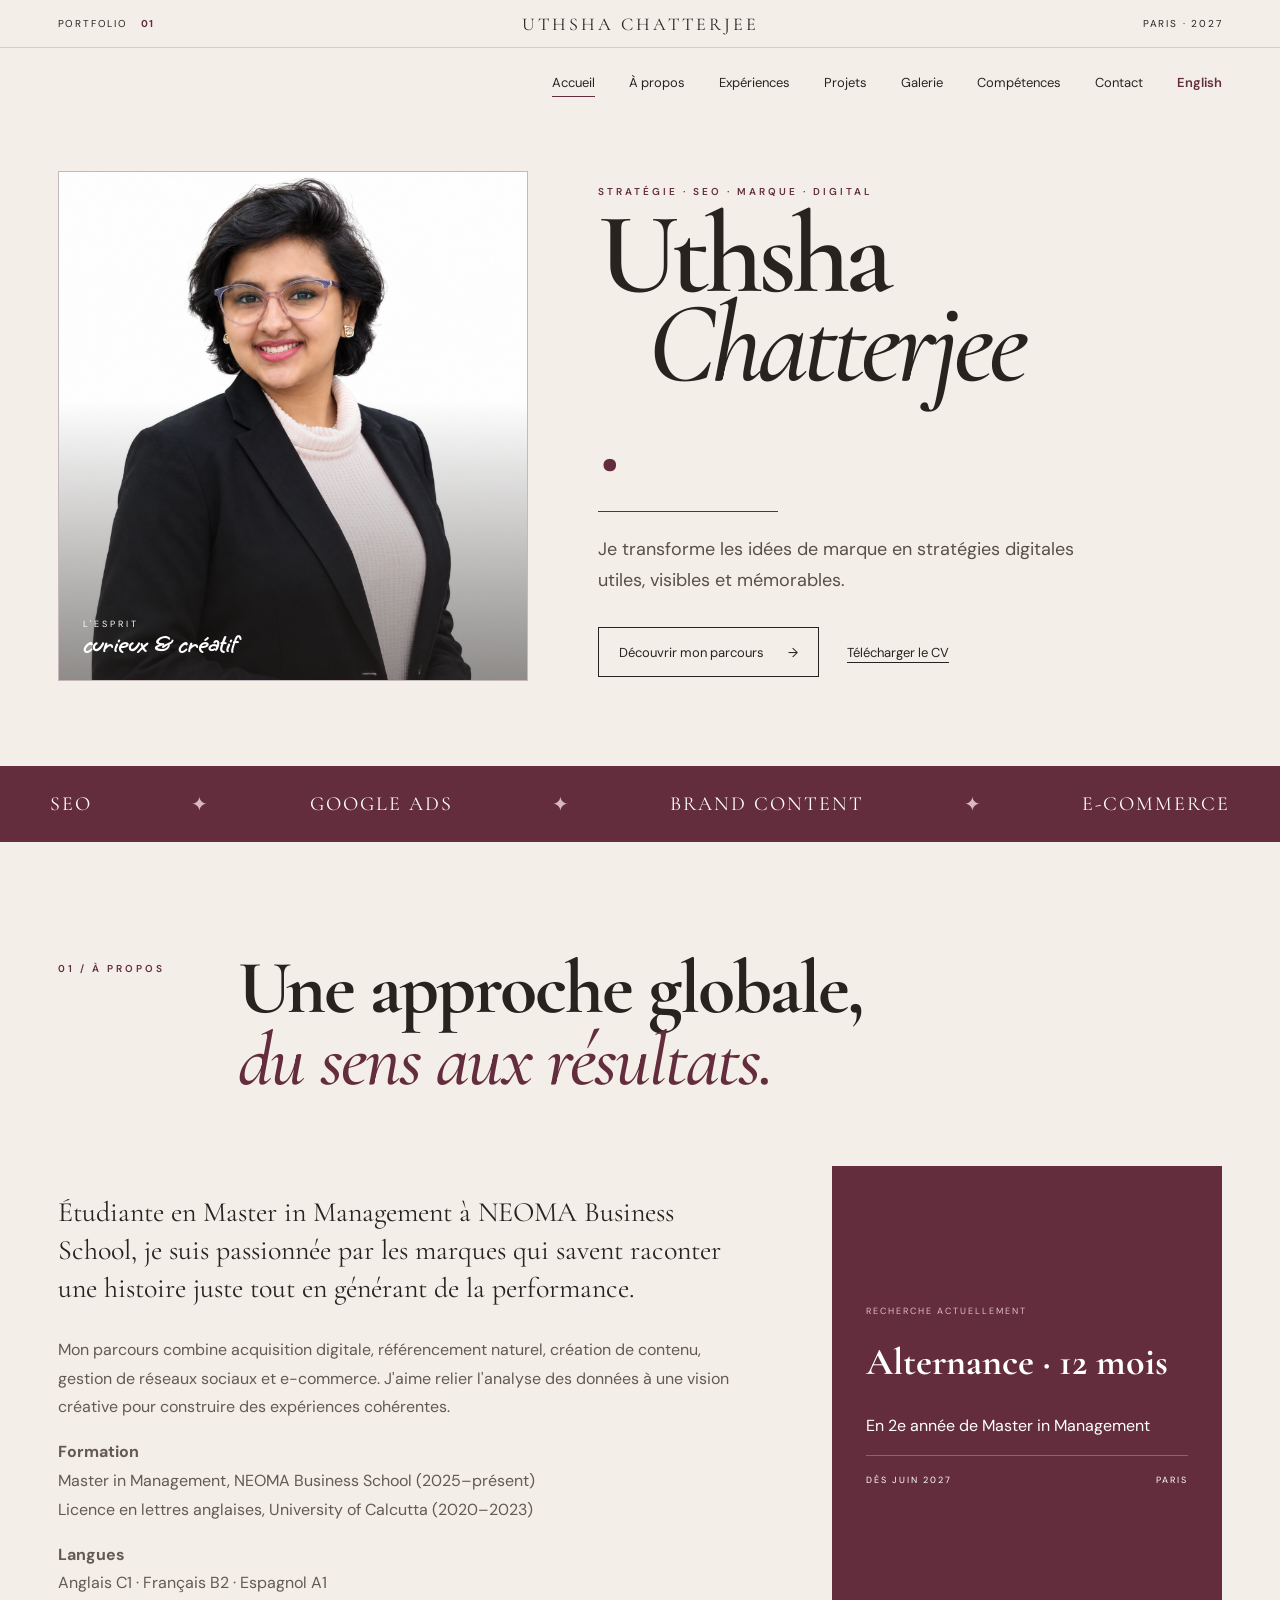
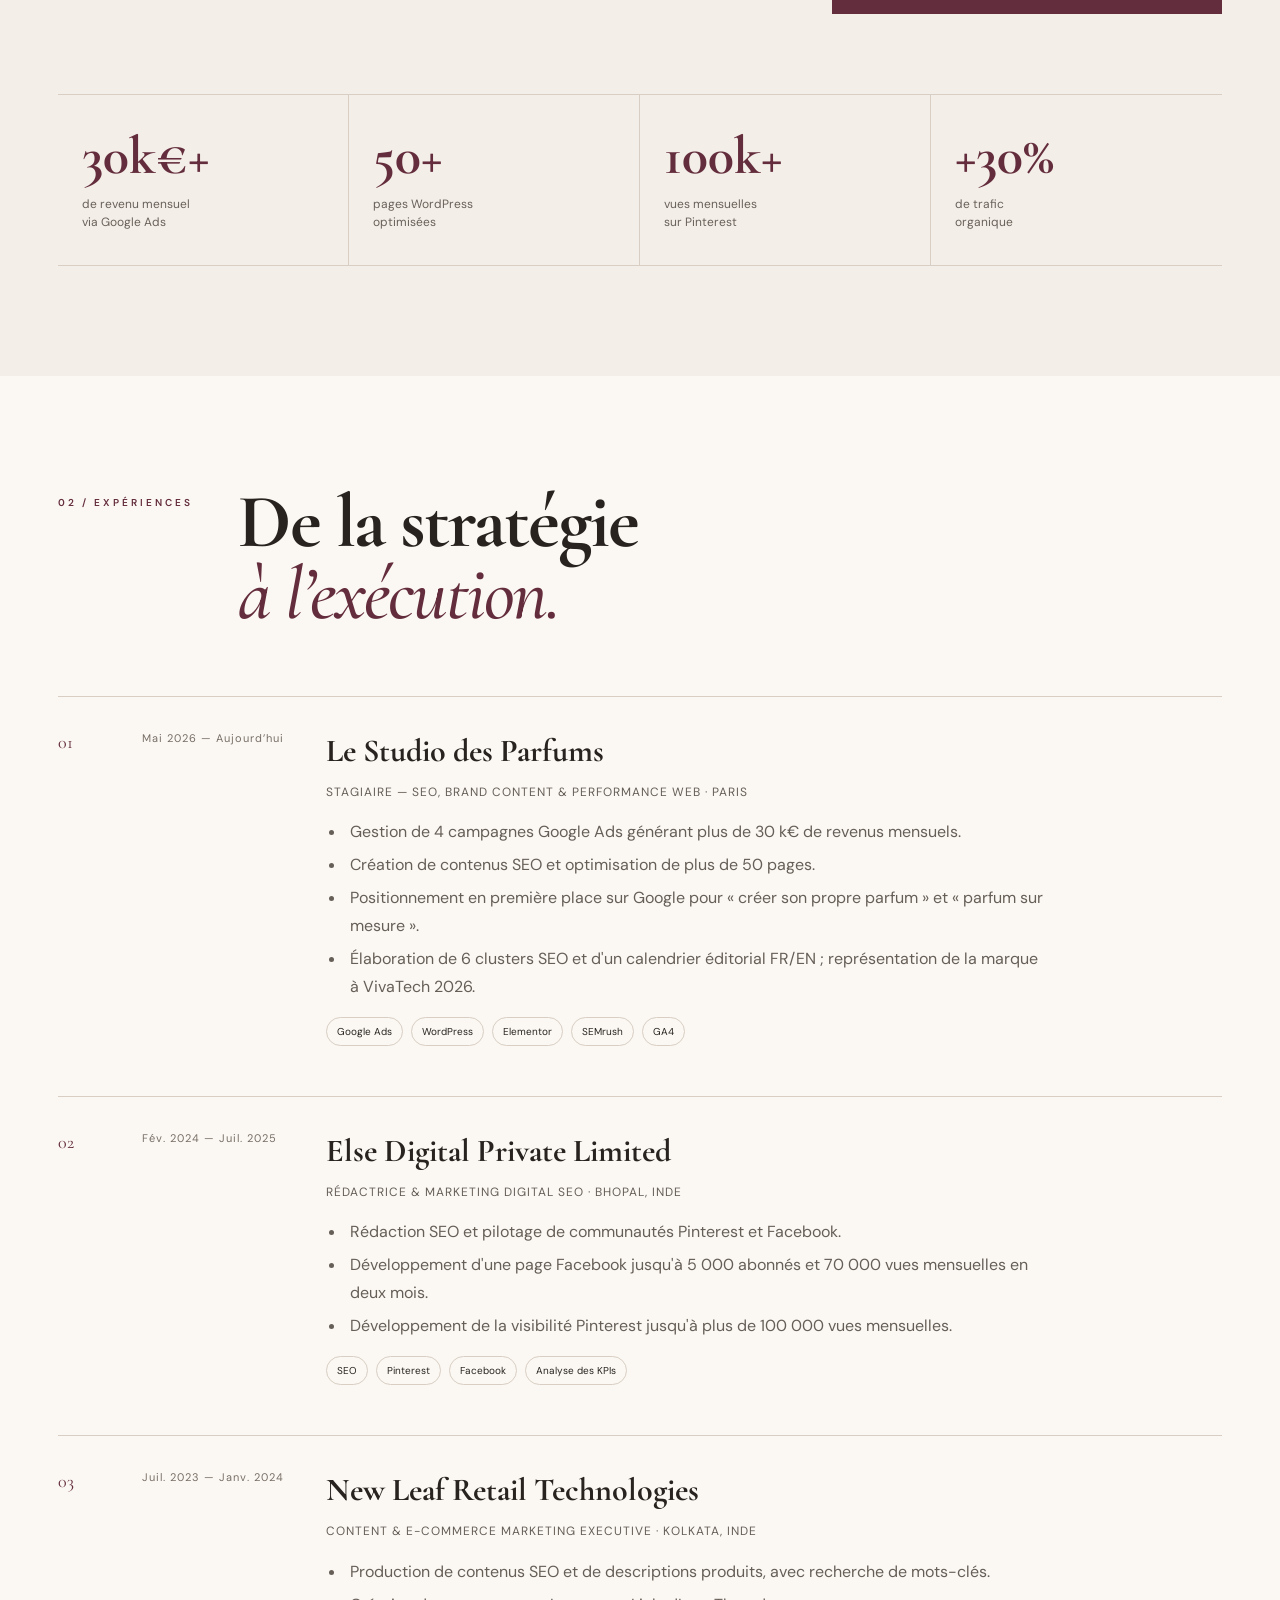
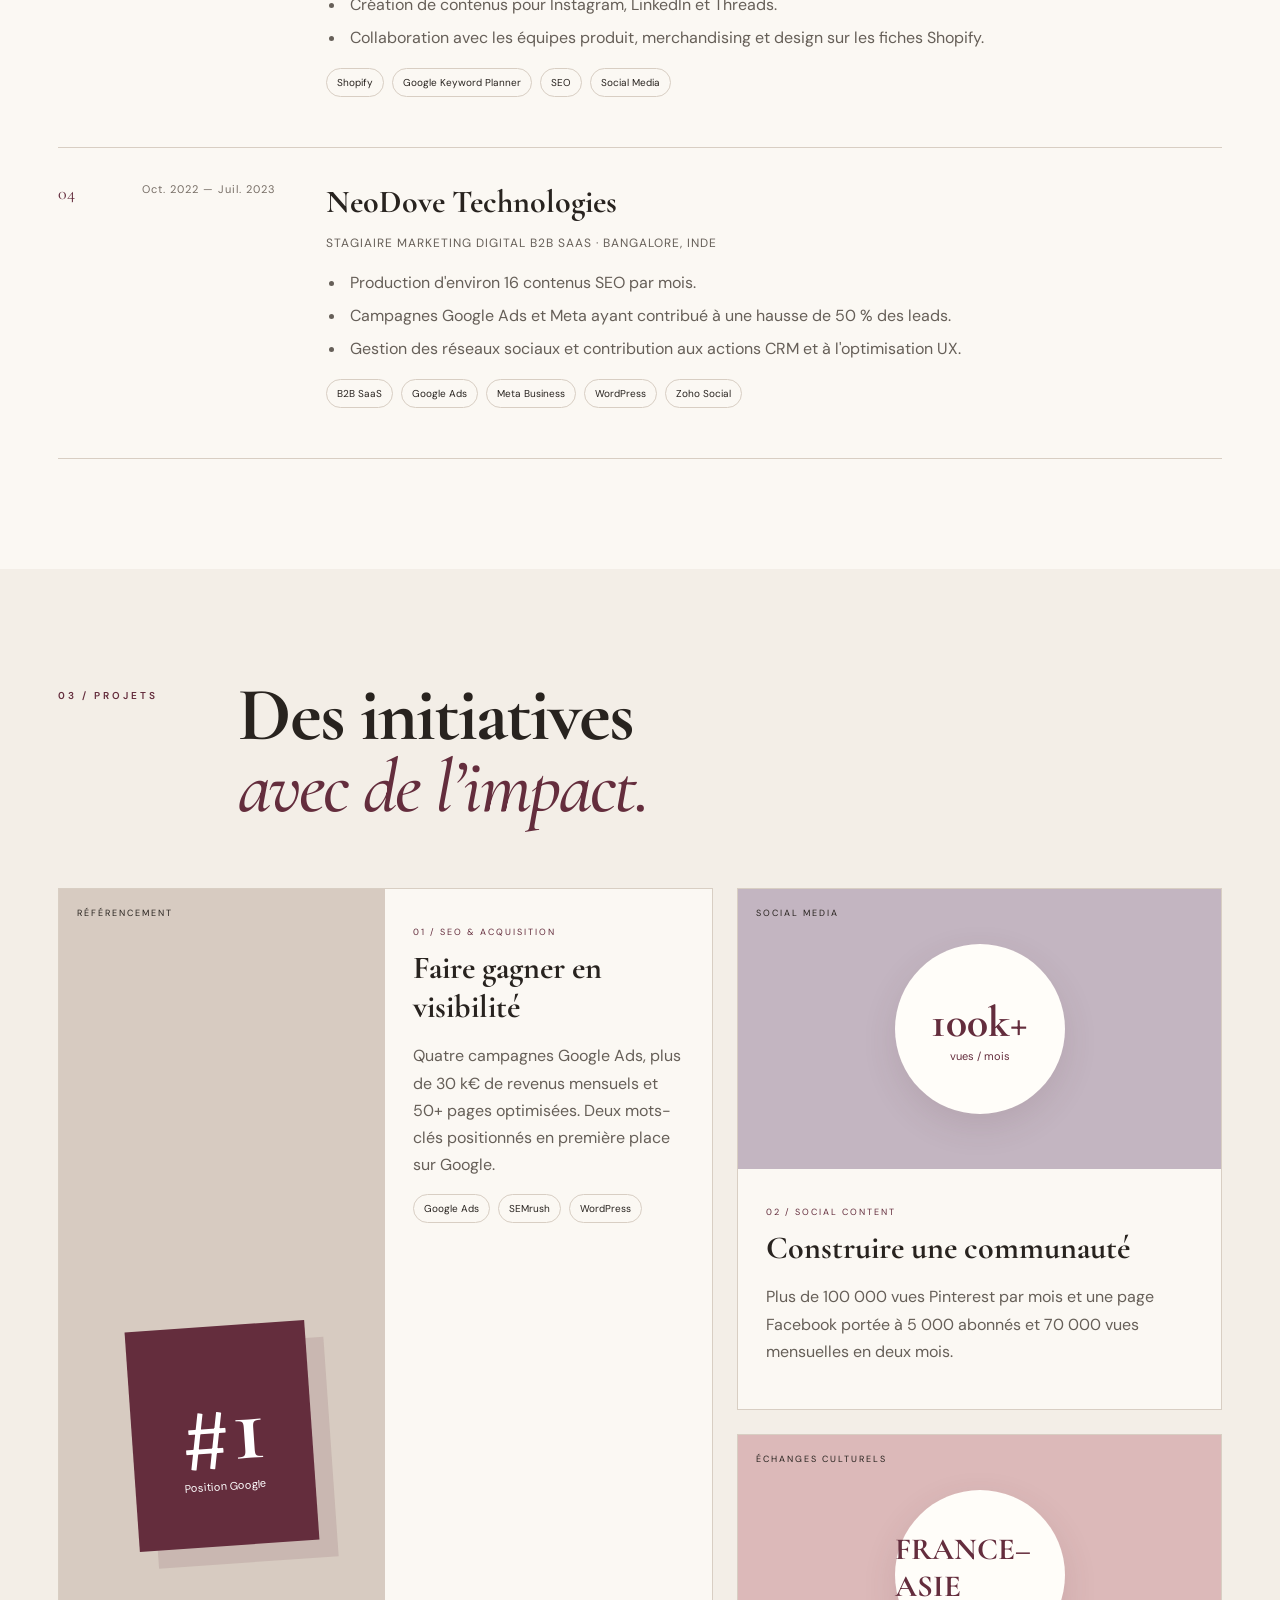
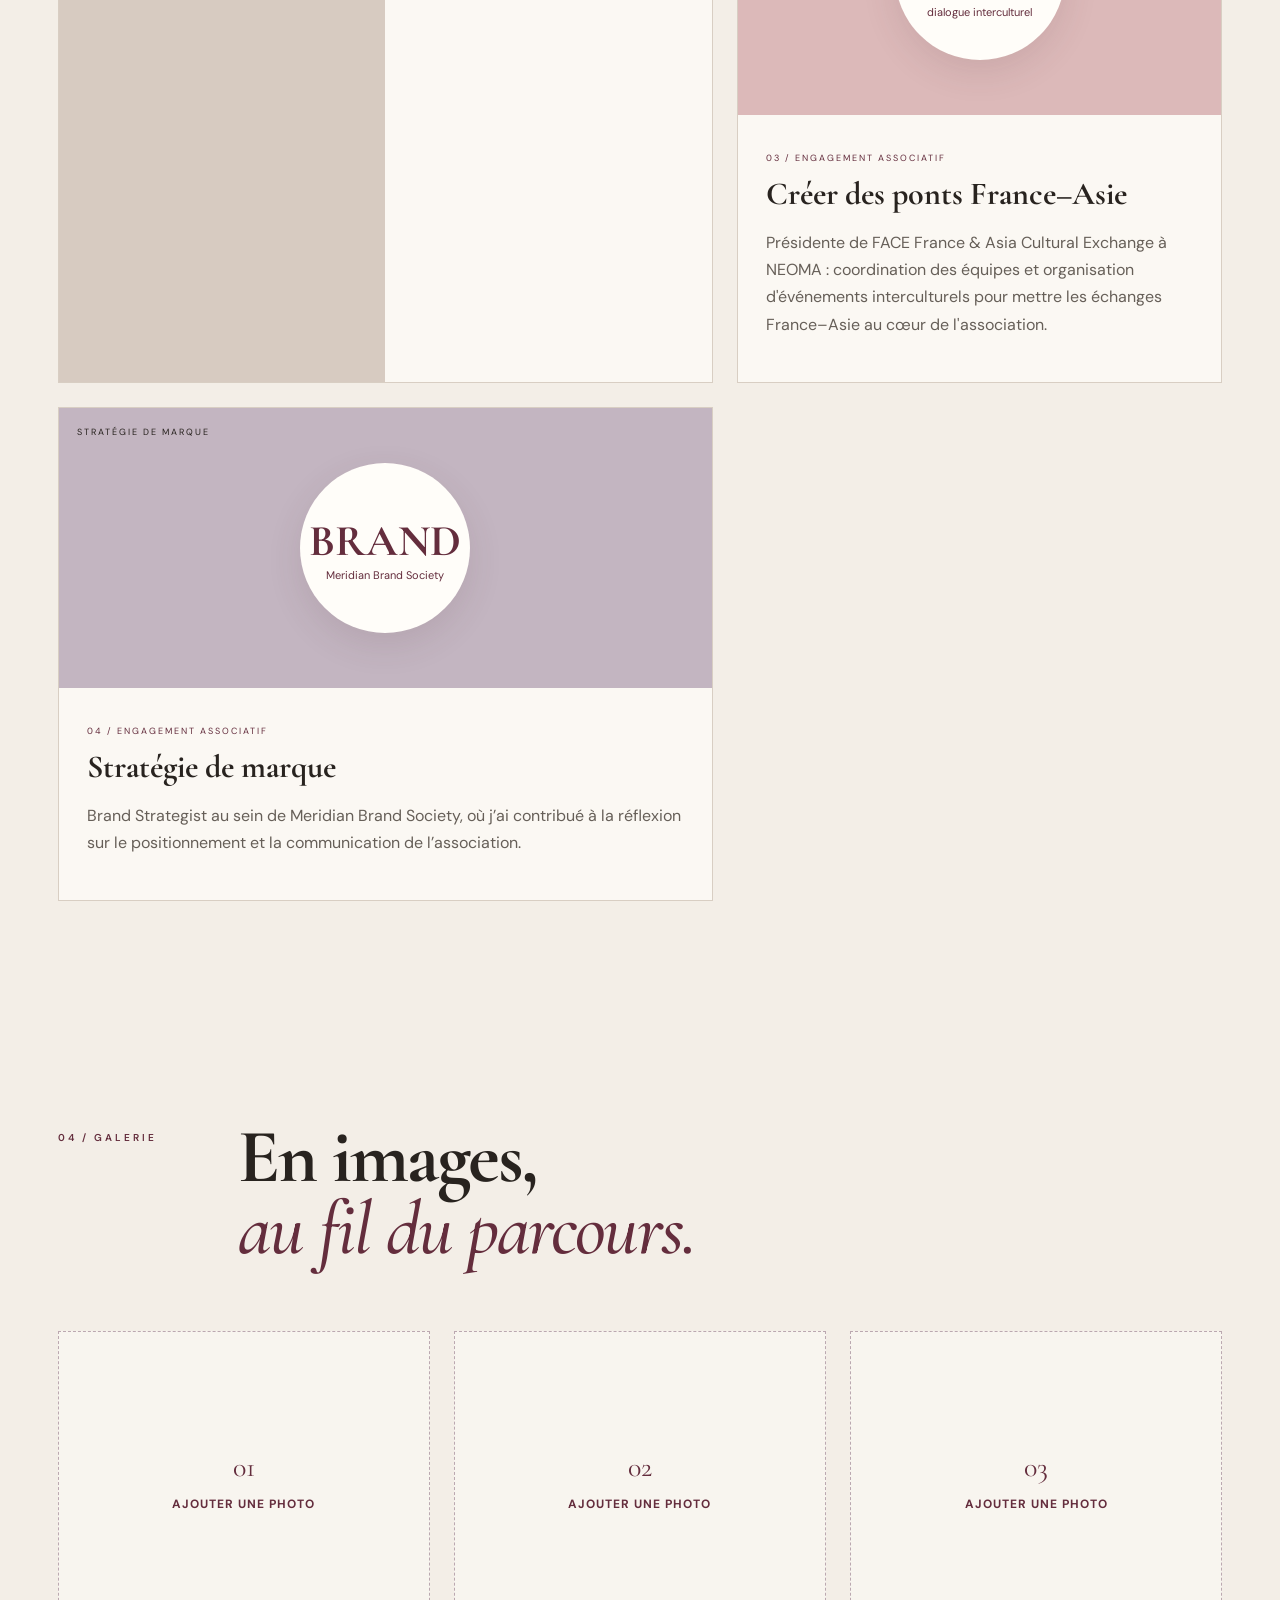
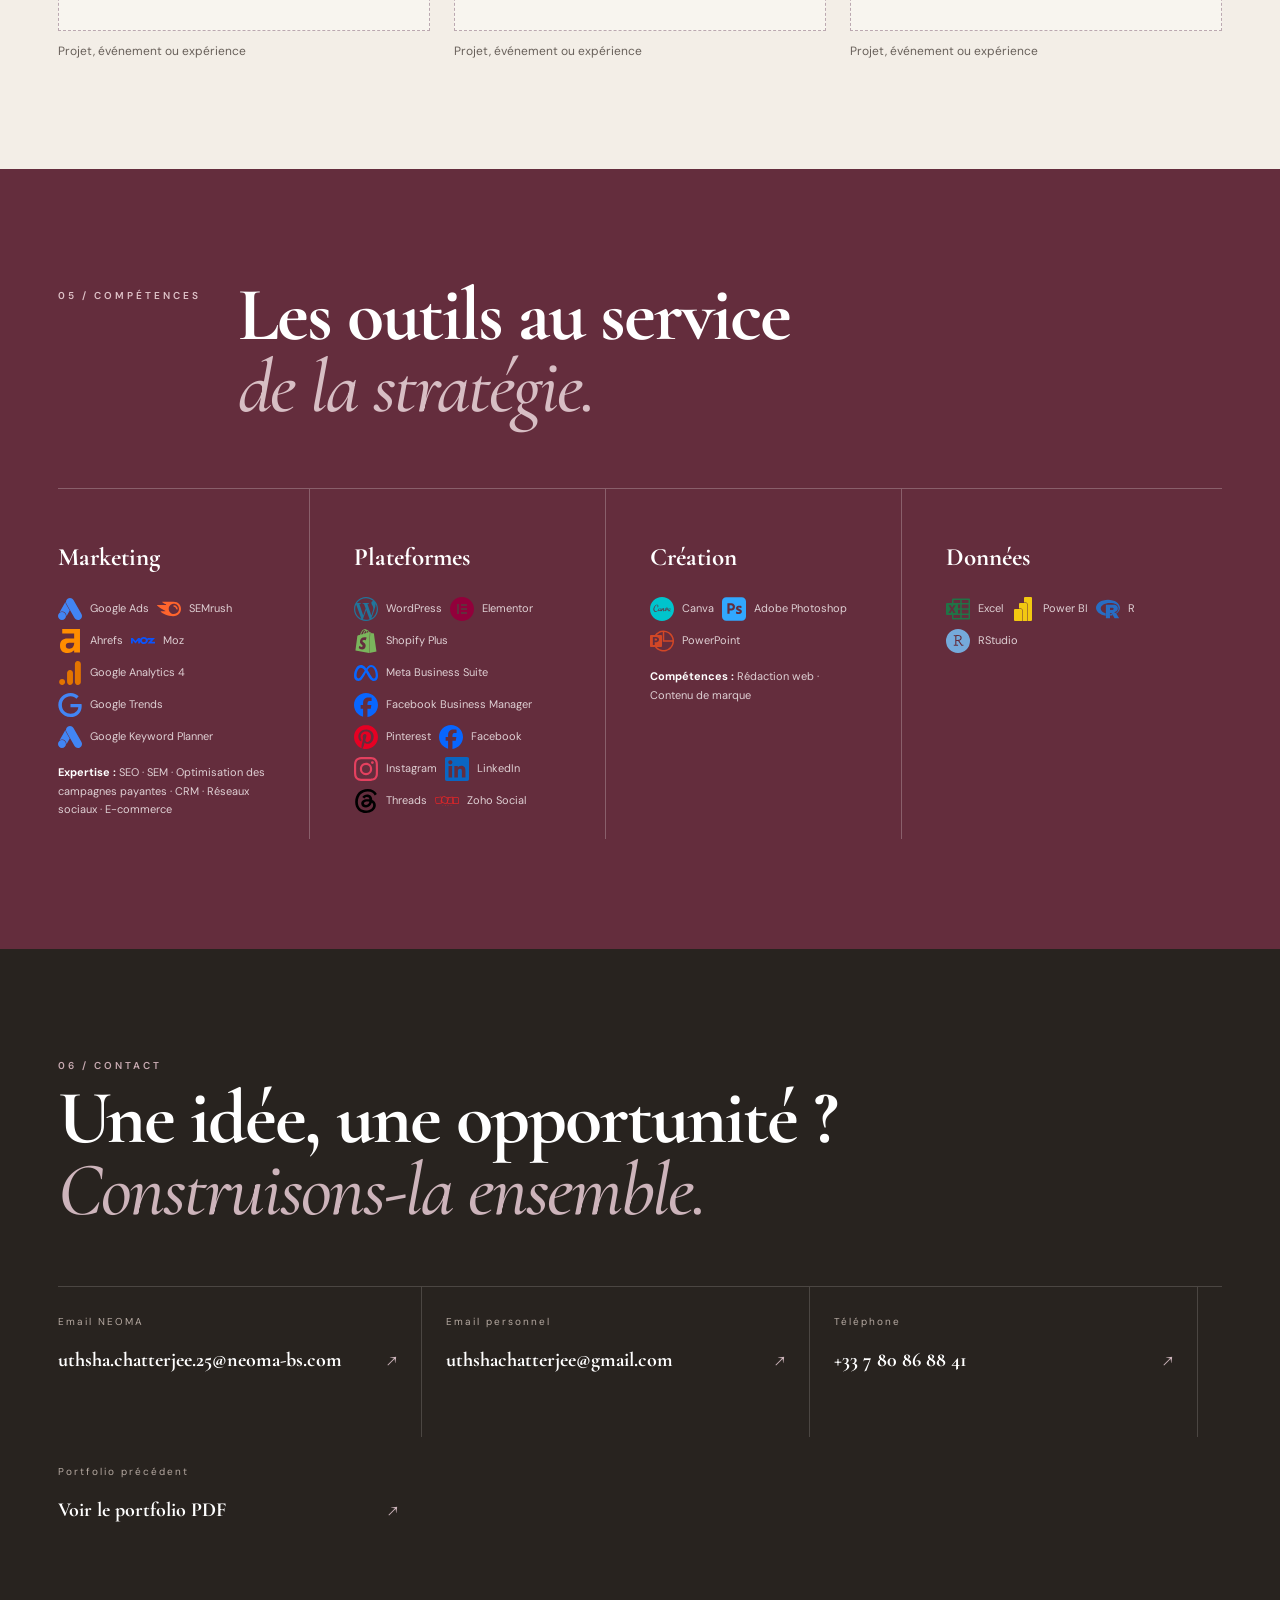
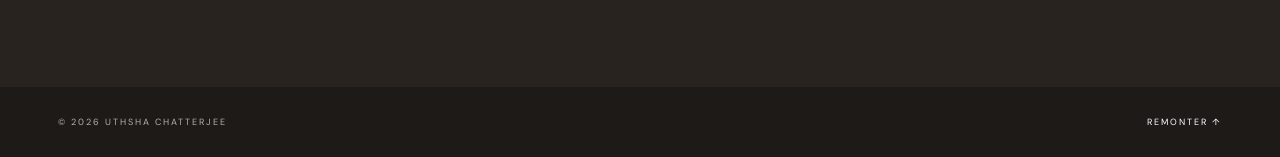
<file: index.html>
<!DOCTYPE html>
<html lang="fr">
<head>
  <meta charset="UTF-8">
  <meta name="viewport" content="width=device-width, initial-scale=1.0">
  <meta name="theme-color" content="#f3eee7">
  <meta name="description" content="Portfolio d'Uthsha Chatterjee, étudiante en management à NEOMA, spécialisée en marketing digital, SEO et stratégie de marque.">
  <title>Uthsha Chatterjee — Marketing & Communication</title>
  <link rel="preconnect" href="https://fonts.googleapis.com">
  <link rel="preconnect" href="https://fonts.gstatic.com" crossorigin>
  <link href="https://fonts.googleapis.com/css2?family=Cormorant+Garamond:ital,wght@0,500;0,600;1,500&family=DM+Sans:wght@400;500;600&family=Grape+Nuts&display=swap" rel="stylesheet">
  <link rel="stylesheet" href="styles.css">
</head>
<body>
  <a class="skip-link" href="#main">Aller au contenu</a>

  <div class="masthead" aria-label="En-tête du portfolio">
    <div>PORTFOLIO <b>01</b></div>
    <div class="masthead-name">UTHSHA CHATTERJEE</div>
    <div>PARIS · 2027</div>
  </div>

  <header class="header">
    <button class="menu-button" type="button" aria-label="Ouvrir le menu de navigation" aria-expanded="false" aria-controls="navigation">
      <span></span><span></span><span></span>
    </button>
    <nav id="navigation" aria-label="Navigation principale">
      <a class="active" href="#main">Accueil</a>
      <a href="#apropos">À propos</a>
      <a href="#experiences">Expériences</a>
      <a href="#projets">Projets</a>
      <a href="#galerie">Galerie</a>
      <a href="#competences">Compétences</a>
      <a href="#contact">Contact</a>
      <a class="language-switch" href="en.html" lang="en">English</a>
    </nav>
  </header>

  <main id="main">
    <section class="hero" aria-labelledby="hero-title">
      <div class="portrait">
        <img class="portrait-image" src="assets/profile.png" alt="Portrait d’Uthsha Chatterjee">
        <div class="portrait-caption">
          <span>L'ESPRIT</span>
          <strong>curieux & créatif</strong>
        </div>
      </div>

      <div class="hero-copy">
        <p class="eyebrow">STRATÉGIE · SEO · MARQUE · DIGITAL</p>
        <h1 id="hero-title">Uthsha <em>Chatterjee</em><span>.</span></h1>
        <div class="rule"></div>
        <p class="intro">Je transforme les idées de marque en stratégies digitales utiles, visibles et mémorables.</p>
        <div class="hero-actions">
          <a class="button" href="#experiences">Découvrir mon parcours <span>→</span></a>
          <a class="text-link" href="assets/Uthsha_Chatterjee_CV.pdf" target="_blank" rel="noreferrer">Télécharger le CV</a>
        </div>
      </div>
    </section>

    <section class="ticker" aria-label="Expertises">
      <div>SEO</div><span>✦</span><div>GOOGLE ADS</div><span>✦</span><div>BRAND CONTENT</div><span>✦</span><div>E-COMMERCE</div>
    </section>

    <section class="section about" id="apropos">
      <div class="section-heading">
        <p>01 / À PROPOS</p>
        <h2>Une approche globale,<br><em>du sens aux résultats.</em></h2>
      </div>
      <div class="about-grid">
        <div class="about-main reveal">
          <p class="lead">Étudiante en Master in Management à NEOMA Business School, je suis passionnée par les marques qui savent raconter une histoire juste tout en générant de la performance.</p>
          <p>Mon parcours combine acquisition digitale, référencement naturel, création de contenu, gestion de réseaux sociaux et e-commerce. J'aime relier l'analyse des données à une vision créative pour construire des expériences cohérentes.</p>
          <p><strong>Formation</strong><br>Master in Management, NEOMA Business School (2025–présent)<br>Licence en lettres anglaises, University of Calcutta (2020–2023)</p>
          <p><strong>Langues</strong><br>Anglais C1 · Français B2 · Espagnol A1</p>
        </div>
        <aside class="about-card reveal">
          <p class="card-kicker">RECHERCHE ACTUELLEMENT</p>
          <strong>Alternance · 12 mois</strong>
          <p>En 2e année de Master in Management</p>
          <div class="meta"><span>DÈS JUIN 2027</span><span>PARIS</span></div>
        </aside>
      </div>

      <div class="stats" aria-label="Résultats clés">
        <div class="stat reveal"><strong>30k€+</strong><span>de revenu mensuel<br>via Google Ads</span></div>
        <div class="stat reveal"><strong>50+</strong><span>pages WordPress<br>optimisées</span></div>
        <div class="stat reveal"><strong>100k+</strong><span>vues mensuelles<br>sur Pinterest</span></div>
        <div class="stat reveal"><strong>+30%</strong><span>de trafic<br>organique</span></div>
      </div>
    </section>

    <section class="section experiences" id="experiences">
      <div class="section-heading">
        <p>02 / EXPÉRIENCES</p>
        <h2>De la stratégie<br><em>à l’exécution.</em></h2>
      </div>

      <div class="timeline">
        <article class="experience reveal">
          <div class="experience-index">01</div>
          <div class="experience-date">Mai 2026 — Aujourd’hui</div>
          <div class="experience-content">
            <h3>Le Studio des Parfums</h3>
            <p class="role">Stagiaire — SEO, Brand Content & Performance Web · Paris</p>
            <ul class="experience-bullets">
              <li>Gestion de 4 campagnes Google Ads générant plus de 30 k€ de revenus mensuels.</li>
              <li>Création de contenus SEO et optimisation de plus de 50 pages.</li>
              <li>Positionnement en première place sur Google pour « créer son propre parfum » et « parfum sur mesure ».</li>
              <li>Élaboration de 6 clusters SEO et d'un calendrier éditorial FR/EN ; représentation de la marque à VivaTech 2026.</li>
            </ul>
            <ul class="tags"><li>Google Ads</li><li>WordPress</li><li>Elementor</li><li>SEMrush</li><li>GA4</li></ul>
          </div>
        </article>
        <article class="experience reveal">
          <div class="experience-index">02</div>
          <div class="experience-date">Fév. 2024 — Juil. 2025</div>
          <div class="experience-content">
            <h3>Else Digital Private Limited</h3>
            <p class="role">Rédactrice & Marketing Digital SEO · Bhopal, Inde</p>
            <ul class="experience-bullets">
              <li>Rédaction SEO et pilotage de communautés Pinterest et Facebook.</li>
              <li>Développement d'une page Facebook jusqu'à 5 000 abonnés et 70 000 vues mensuelles en deux mois.</li>
              <li>Développement de la visibilité Pinterest jusqu'à plus de 100 000 vues mensuelles.</li>
            </ul>
            <ul class="tags"><li>SEO</li><li>Pinterest</li><li>Facebook</li><li>Analyse des KPIs</li></ul>
          </div>
        </article>
        <article class="experience reveal">
          <div class="experience-index">03</div>
          <div class="experience-date">Juil. 2023 — Janv. 2024</div>
          <div class="experience-content">
            <h3>New Leaf Retail Technologies</h3>
            <p class="role">Content & E-Commerce Marketing Executive · Kolkata, Inde</p>
            <ul class="experience-bullets">
              <li>Production de contenus SEO et de descriptions produits, avec recherche de mots-clés.</li>
              <li>Création de contenus pour Instagram, LinkedIn et Threads.</li>
              <li>Collaboration avec les équipes produit, merchandising et design sur les fiches Shopify.</li>
            </ul>
            <ul class="tags"><li>Shopify</li><li>Google Keyword Planner</li><li>SEO</li><li>Social Media</li></ul>
          </div>
        </article>
        <article class="experience reveal">
          <div class="experience-index">04</div>
          <div class="experience-date">Oct. 2022 — Juil. 2023</div>
          <div class="experience-content">
            <h3>NeoDove Technologies</h3>
            <p class="role">Stagiaire Marketing Digital B2B SaaS · Bangalore, Inde</p>
            <ul class="experience-bullets">
              <li>Production d'environ 16 contenus SEO par mois.</li>
              <li>Campagnes Google Ads et Meta ayant contribué à une hausse de 50 % des leads.</li>
              <li>Gestion des réseaux sociaux et contribution aux actions CRM et à l'optimisation UX.</li>
            </ul>
            <ul class="tags"><li>B2B SaaS</li><li>Google Ads</li><li>Meta Business</li><li>WordPress</li><li>Zoho Social</li></ul>
          </div>
        </article>
      </div>
    </section>

    <section class="section projects" id="projets">
      <div class="section-heading projects-heading">
        <p>03 / PROJETS</p>
        <h2>Des initiatives<br><em>avec de l’impact.</em></h2>
      </div>
      <div class="project-grid">
        <article class="project-card project-featured reveal">
          <div class="project-visual">
            <span>RÉFÉRENCEMENT</span>
            <div class="rank-card"><b>#1</b><small>Position Google</small></div>
          </div>
          <div class="project-copy">
            <p>01 / SEO & ACQUISITION</p>
            <h3>Faire gagner en visibilité</h3>
            <p>Quatre campagnes Google Ads, plus de 30 k€ de revenus mensuels et 50+ pages optimisées. Deux mots-clés positionnés en première place sur Google.</p>
            <ul class="tags"><li>Google Ads</li><li>SEMrush</li><li>WordPress</li></ul>
          </div>
        </article>

        <article class="project-card reveal">
          <div class="project-visual lavender"><span>SOCIAL MEDIA</span><div class="bubble-stat"><b>100k+</b><small>vues / mois</small></div></div>
          <div class="project-copy">
            <p>02 / SOCIAL CONTENT</p>
            <h3>Construire une communauté</h3>
            <p>Plus de 100 000 vues Pinterest par mois et une page Facebook portée à 5 000 abonnés et 70 000 vues mensuelles en deux mois.</p>
          </div>
        </article>

        <article class="project-card reveal">
          <div class="project-visual rose"><span>ÉCHANGES CULTURELS</span><div class="bubble-stat"><b class="wide-label">FRANCE–ASIE</b><small>dialogue interculturel</small></div></div>
          <div class="project-copy">
            <p>03 / ENGAGEMENT ASSOCIATIF</p>
            <h3>Créer des ponts France–Asie</h3>
            <p>Présidente de FACE France & Asia Cultural Exchange à NEOMA : coordination des équipes et organisation d'événements interculturels pour mettre les échanges France–Asie au cœur de l'association.</p>
          </div>
        </article>

        <article class="project-card reveal">
          <div class="project-visual lavender"><span>STRATÉGIE DE MARQUE</span><div class="bubble-stat"><b>BRAND</b><small>Meridian Brand Society</small></div></div>
          <div class="project-copy">
            <p>04 / ENGAGEMENT ASSOCIATIF</p>
            <h3>Stratégie de marque</h3>
            <p>Brand Strategist au sein de Meridian Brand Society, où j’ai contribué à la réflexion sur le positionnement et la communication de l’association.</p>
          </div>
        </article>
      </div>
    </section>

    <section class="section gallery" id="galerie">
      <div class="section-heading">
        <p>04 / GALERIE</p>
        <h2>En images,<br><em>au fil du parcours.</em></h2>
      </div>
      <div class="gallery-grid">
        <figure class="gallery-card reveal"><div class="gallery-placeholder"><span>01</span><strong>Ajouter une photo</strong></div><figcaption>Projet, événement ou expérience</figcaption></figure>
        <figure class="gallery-card reveal"><div class="gallery-placeholder"><span>02</span><strong>Ajouter une photo</strong></div><figcaption>Projet, événement ou expérience</figcaption></figure>
        <figure class="gallery-card reveal"><div class="gallery-placeholder"><span>03</span><strong>Ajouter une photo</strong></div><figcaption>Projet, événement ou expérience</figcaption></figure>
      </div>
    </section>

    <section class="section skills" id="competences">
      <div class="section-heading">
        <p>05 / COMPÉTENCES</p>
        <h2>Les outils au service<br><em>de la stratégie.</em></h2>
      </div>
      <div class="skills-grid reveal">
        <div><h3>Marketing</h3><ul class="tool-list">
          <li><img class="tool-logo" src="assets/tool-logos/googleads.svg" alt="" aria-hidden="true">Google Ads</li>
          <li><img class="tool-logo" src="assets/tool-logos/semrush.svg" alt="" aria-hidden="true">SEMrush</li>
          <li><img class="tool-logo" src="assets/tool-logos/ahrefs.svg" alt="" aria-hidden="true">Ahrefs</li>
          <li><img class="tool-logo" src="assets/tool-logos/moz.svg" alt="" aria-hidden="true">Moz</li>
          <li><img class="tool-logo" src="assets/tool-logos/googleanalytics.svg" alt="" aria-hidden="true">Google Analytics 4</li>
          <li><img class="tool-logo" src="assets/tool-logos/google.svg" alt="" aria-hidden="true">Google Trends</li>
          <li><img class="tool-logo" src="assets/tool-logos/googleads.svg" alt="" aria-hidden="true">Google Keyword Planner</li>
        </ul><p class="skill-note"><strong>Expertise :</strong> SEO · SEM · Optimisation des campagnes payantes · CRM · Réseaux sociaux · E-commerce</p></div>
        <div><h3>Plateformes</h3><ul class="tool-list">
          <li><img class="tool-logo" src="assets/tool-logos/wordpress.svg" alt="" aria-hidden="true">WordPress</li>
          <li><img class="tool-logo" src="assets/tool-logos/elementor.svg" alt="" aria-hidden="true">Elementor</li>
          <li><img class="tool-logo" src="assets/tool-logos/shopify.svg" alt="" aria-hidden="true">Shopify Plus</li>
          <li><img class="tool-logo" src="assets/tool-logos/meta.svg" alt="" aria-hidden="true">Meta Business Suite</li>
          <li><img class="tool-logo" src="assets/tool-logos/facebook.svg" alt="" aria-hidden="true">Facebook Business Manager</li>
          <li><img class="tool-logo" src="assets/tool-logos/pinterest.svg" alt="" aria-hidden="true">Pinterest</li>
          <li><img class="tool-logo" src="assets/tool-logos/facebook.svg" alt="" aria-hidden="true">Facebook</li>
          <li><img class="tool-logo" src="assets/tool-logos/instagram.svg" alt="" aria-hidden="true">Instagram</li>
          <li><img class="tool-logo" src="assets/tool-logos/linkedin.svg" alt="" aria-hidden="true">LinkedIn</li>
          <li><img class="tool-logo" src="assets/tool-logos/threads.svg" alt="" aria-hidden="true">Threads</li>
          <li><img class="tool-logo" src="assets/tool-logos/zoho.svg" alt="" aria-hidden="true">Zoho Social</li>
        </ul></div>
        <div><h3>Création</h3><ul class="tool-list">
          <li><img class="tool-logo" src="assets/tool-logos/canva.svg" alt="" aria-hidden="true">Canva</li>
          <li><img class="tool-logo" src="assets/tool-logos/adobephotoshop.svg" alt="" aria-hidden="true">Adobe Photoshop</li>
          <li><img class="tool-logo" src="assets/tool-logos/microsoftpowerpoint.svg" alt="" aria-hidden="true">PowerPoint</li>
        </ul><p class="skill-note"><strong>Compétences :</strong> Rédaction web · Contenu de marque</p></div>
        <div><h3>Données</h3><ul class="tool-list">
          <li><img class="tool-logo" src="assets/tool-logos/microsoftexcel.svg" alt="" aria-hidden="true">Excel</li>
          <li><img class="tool-logo" src="assets/tool-logos/powerbi.svg" alt="" aria-hidden="true">Power BI</li>
          <li><img class="tool-logo" src="assets/tool-logos/r.svg" alt="" aria-hidden="true">R</li>
          <li><img class="tool-logo" src="assets/tool-logos/rstudio.svg" alt="" aria-hidden="true">RStudio</li>
        </ul></div>
      </div>
    </section>

    <section class="contact" id="contact">
      <p>06 / CONTACT</p>
      <h2>Une idée, une opportunité ?<br><em>Construisons-la ensemble.</em></h2>
      <div class="contact-links">
        <a href="mailto:uthsha.chatterjee.25@neoma-bs.com"><span>Email NEOMA</span><strong>uthsha.chatterjee.25@neoma-bs.com <b>↗</b></strong></a>
        <a href="mailto:uthshachatterjee@gmail.com"><span>Email personnel</span><strong>uthshachatterjee@gmail.com <b>↗</b></strong></a>
        <a href="tel:+33780868841"><span>Téléphone</span><strong>+33 7 80 86 88 41 <b>↗</b></strong></a>
        <a href="assets/Uthsha_Chatterjee_Portfolio.pdf" target="_blank" rel="noreferrer"><span>Portfolio précédent</span><strong>Voir le portfolio PDF <b>↗</b></strong></a>
      </div>
    </section>
  </main>

  <footer>
    <span>© 2026 UTHSHA CHATTERJEE</span>
    <a href="#main">REMONTER ↑</a>
  </footer>

  <script src="script.js"></script>
</body>
</html>
</file>
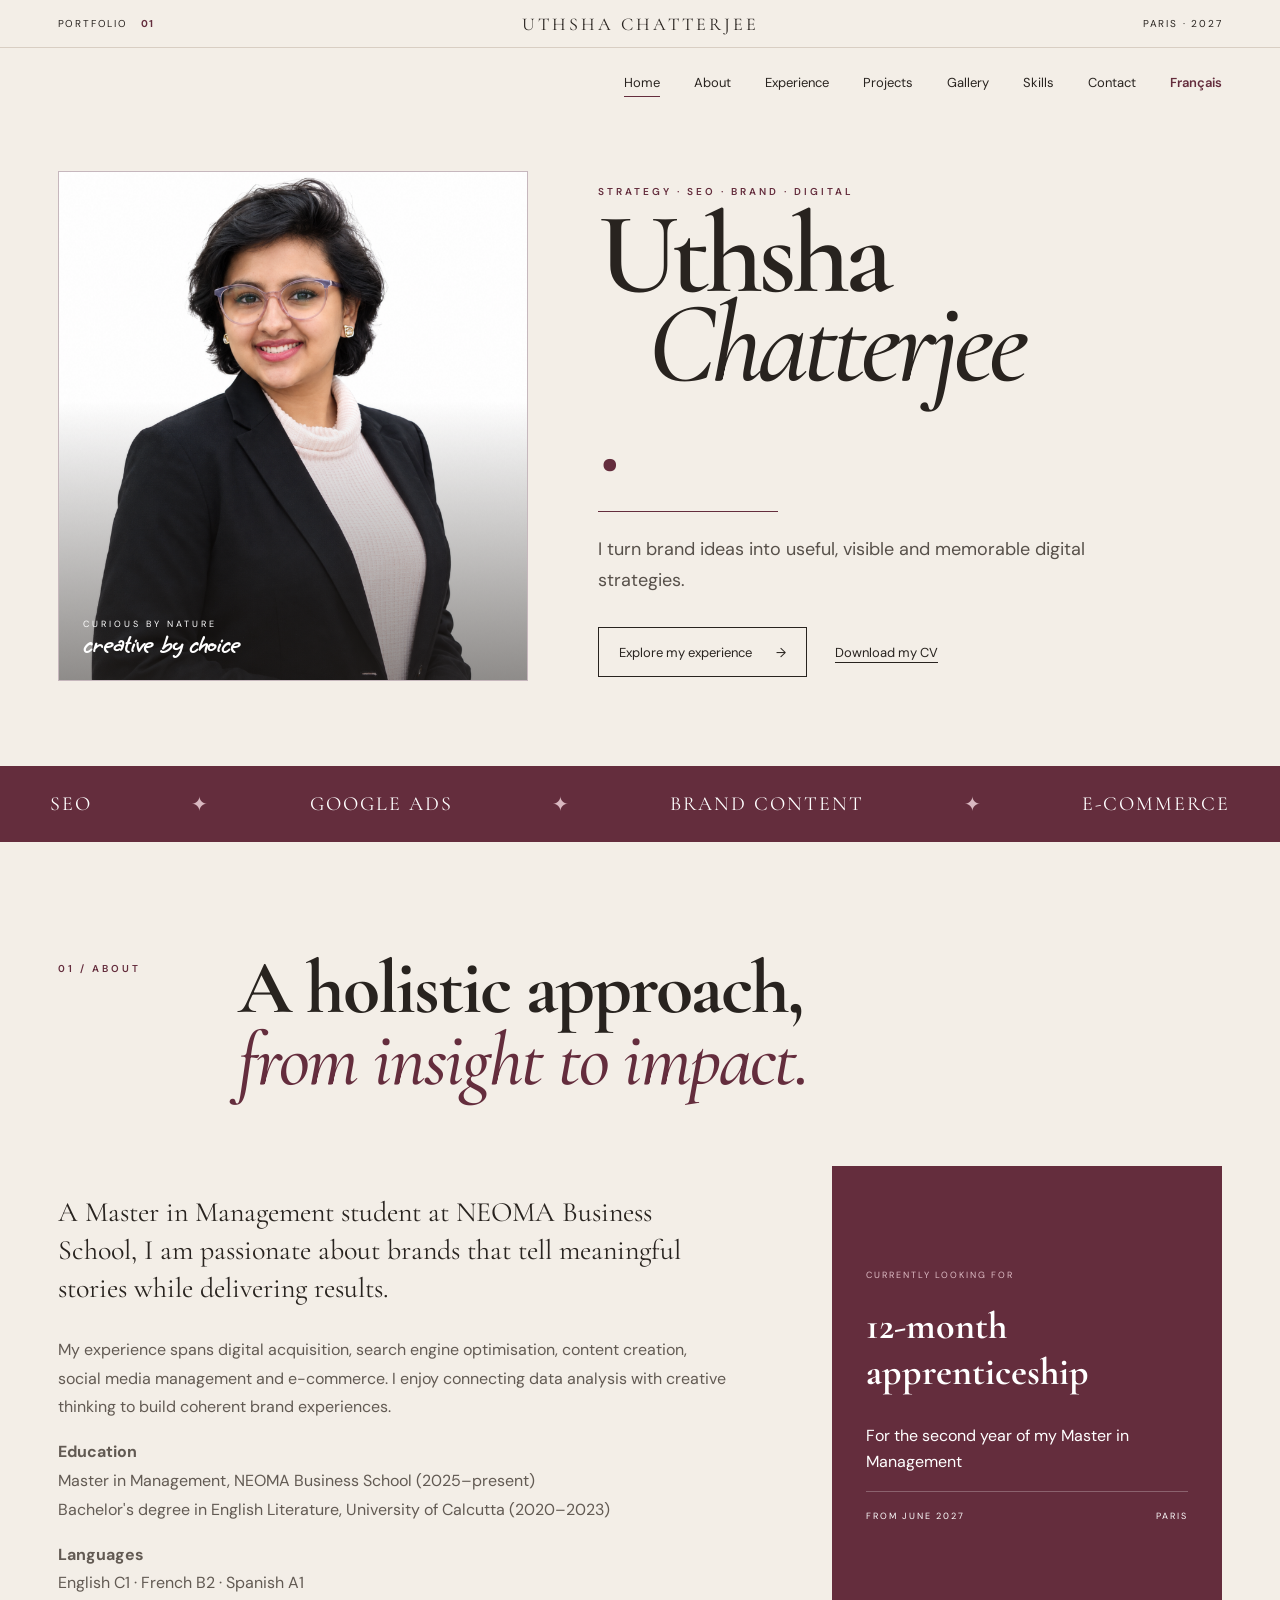
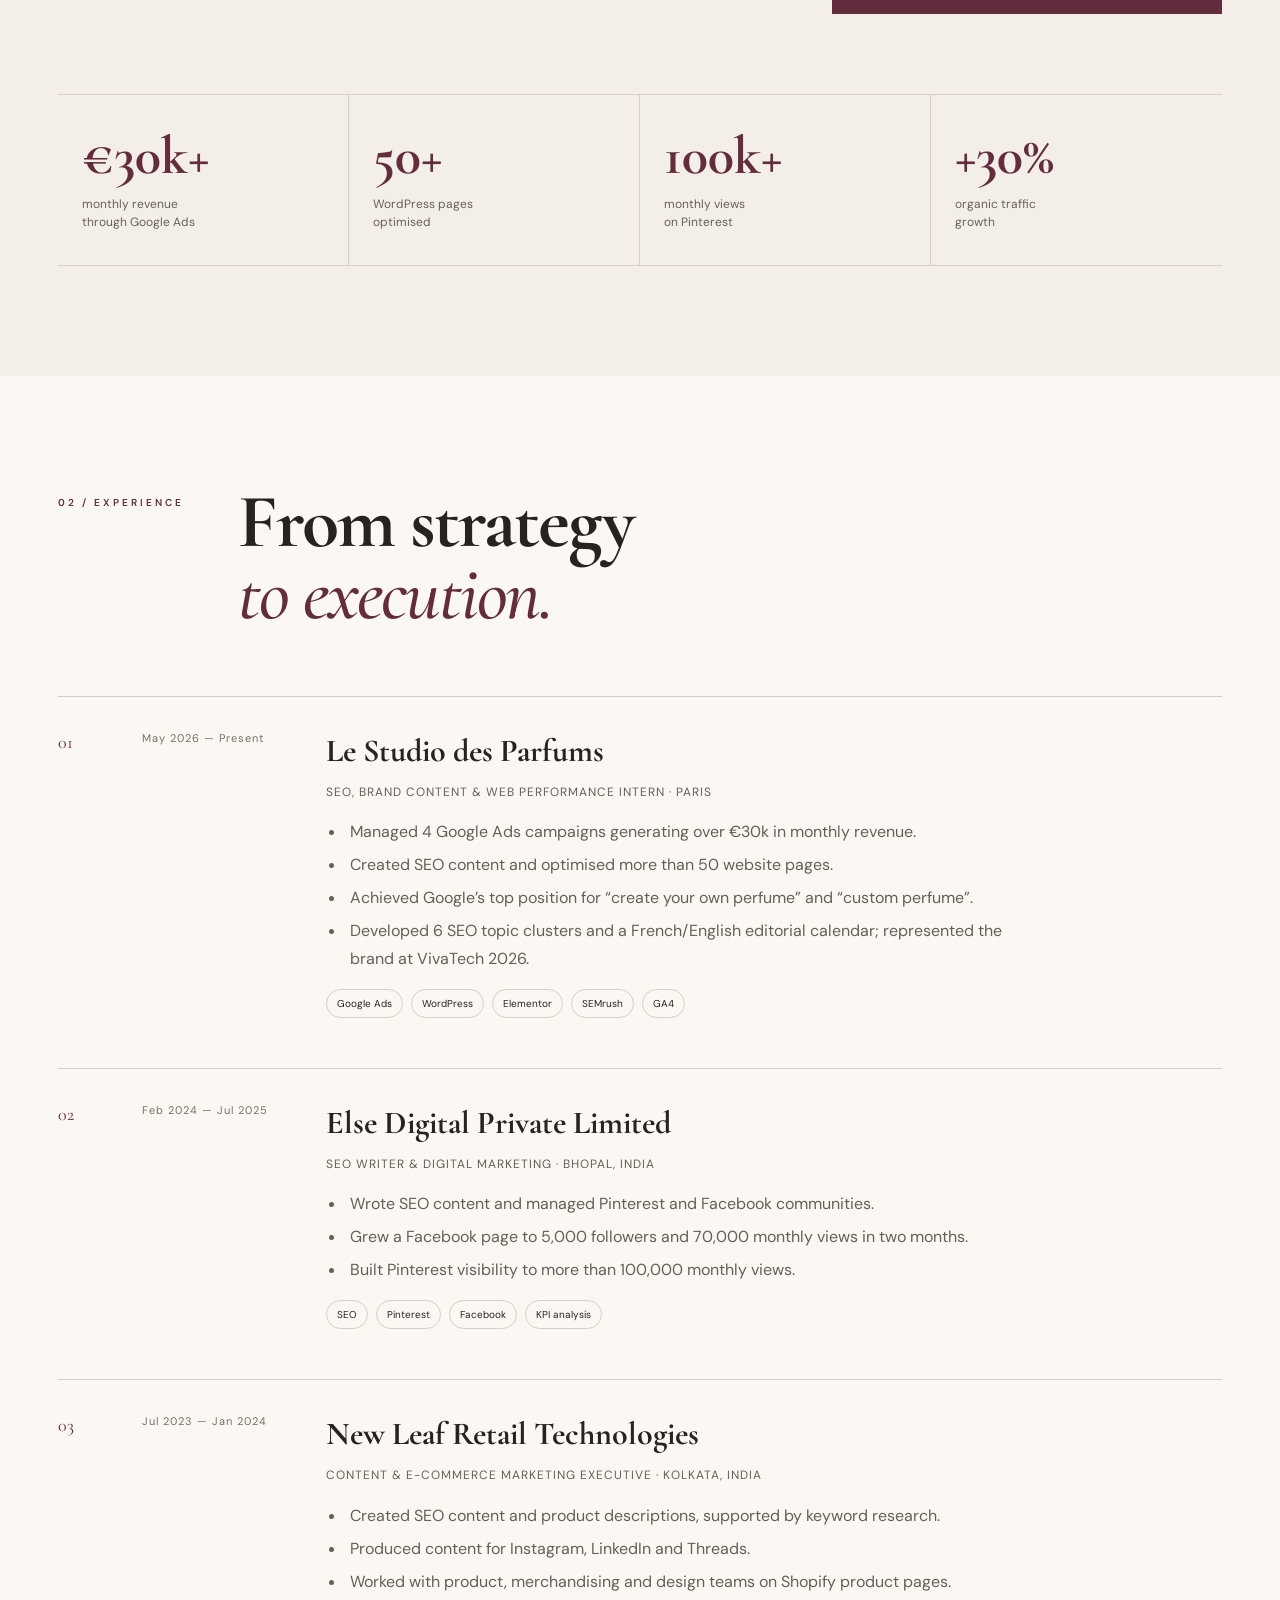
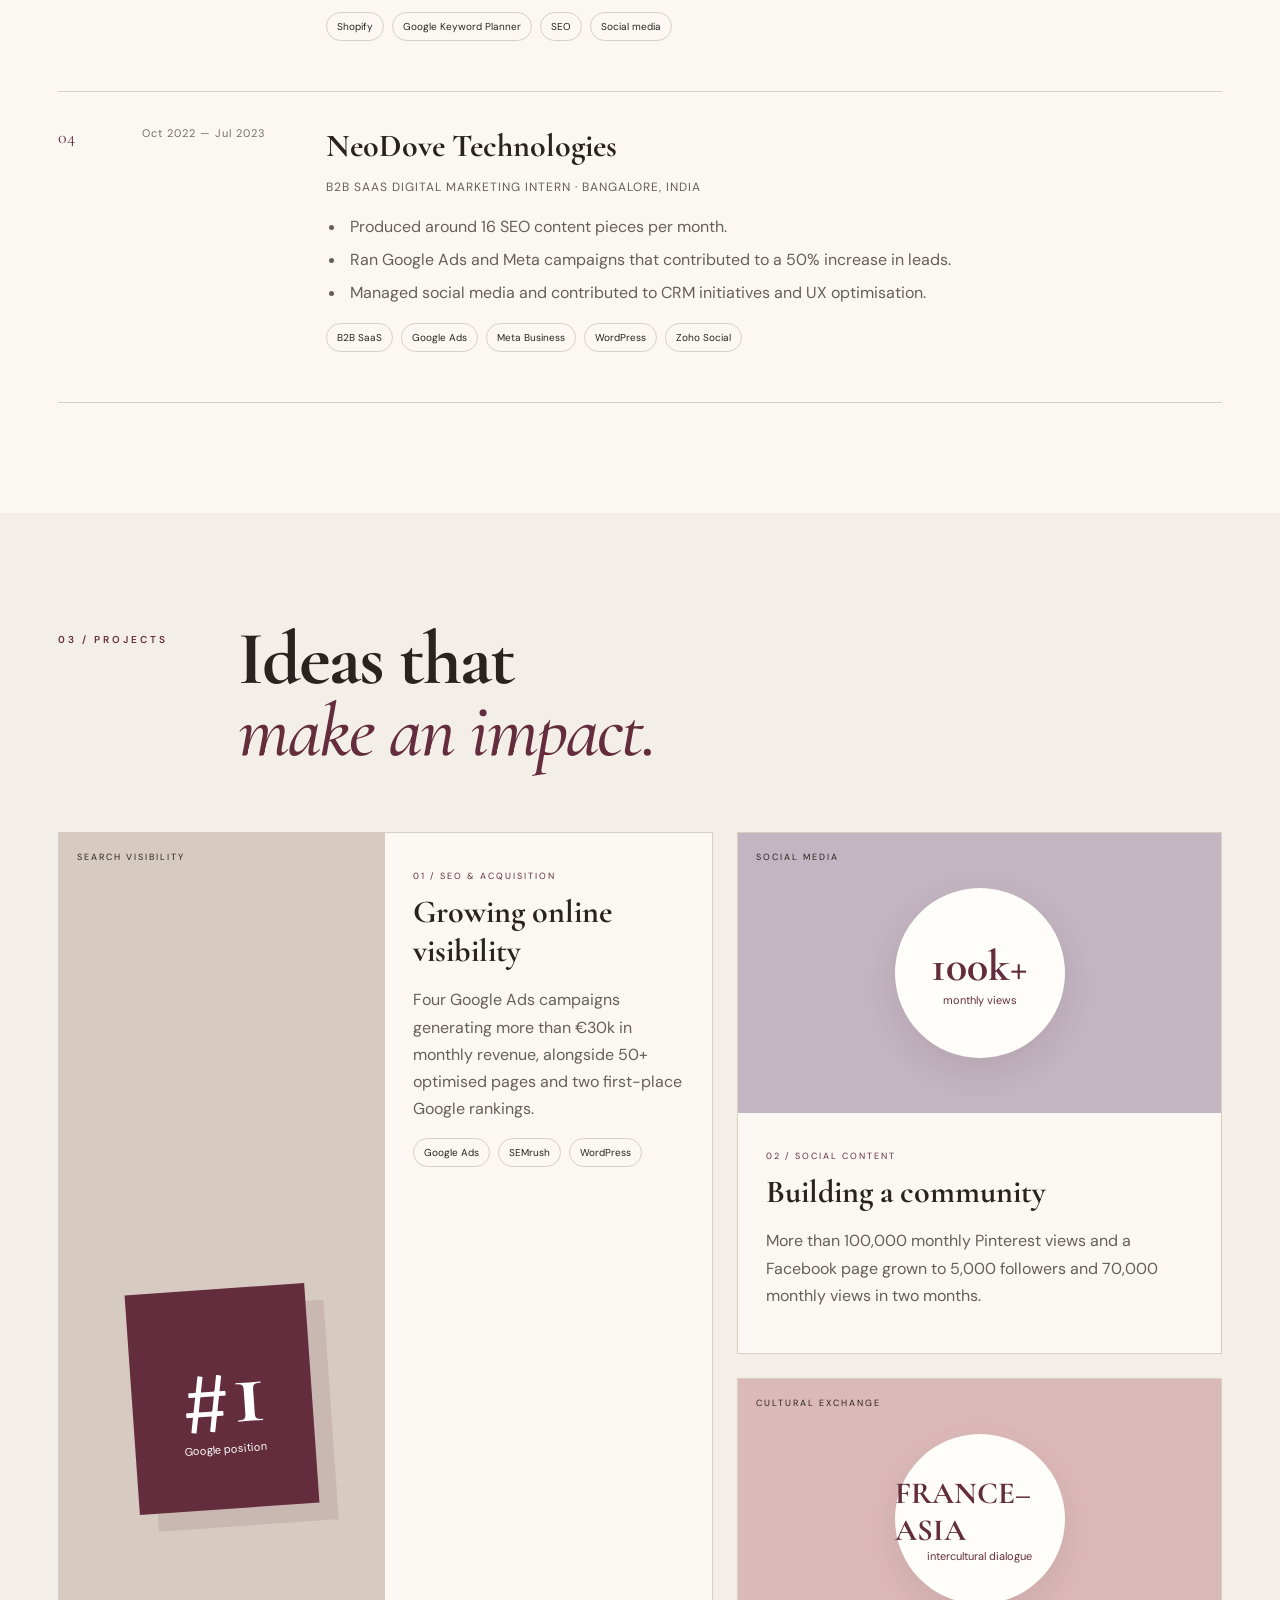
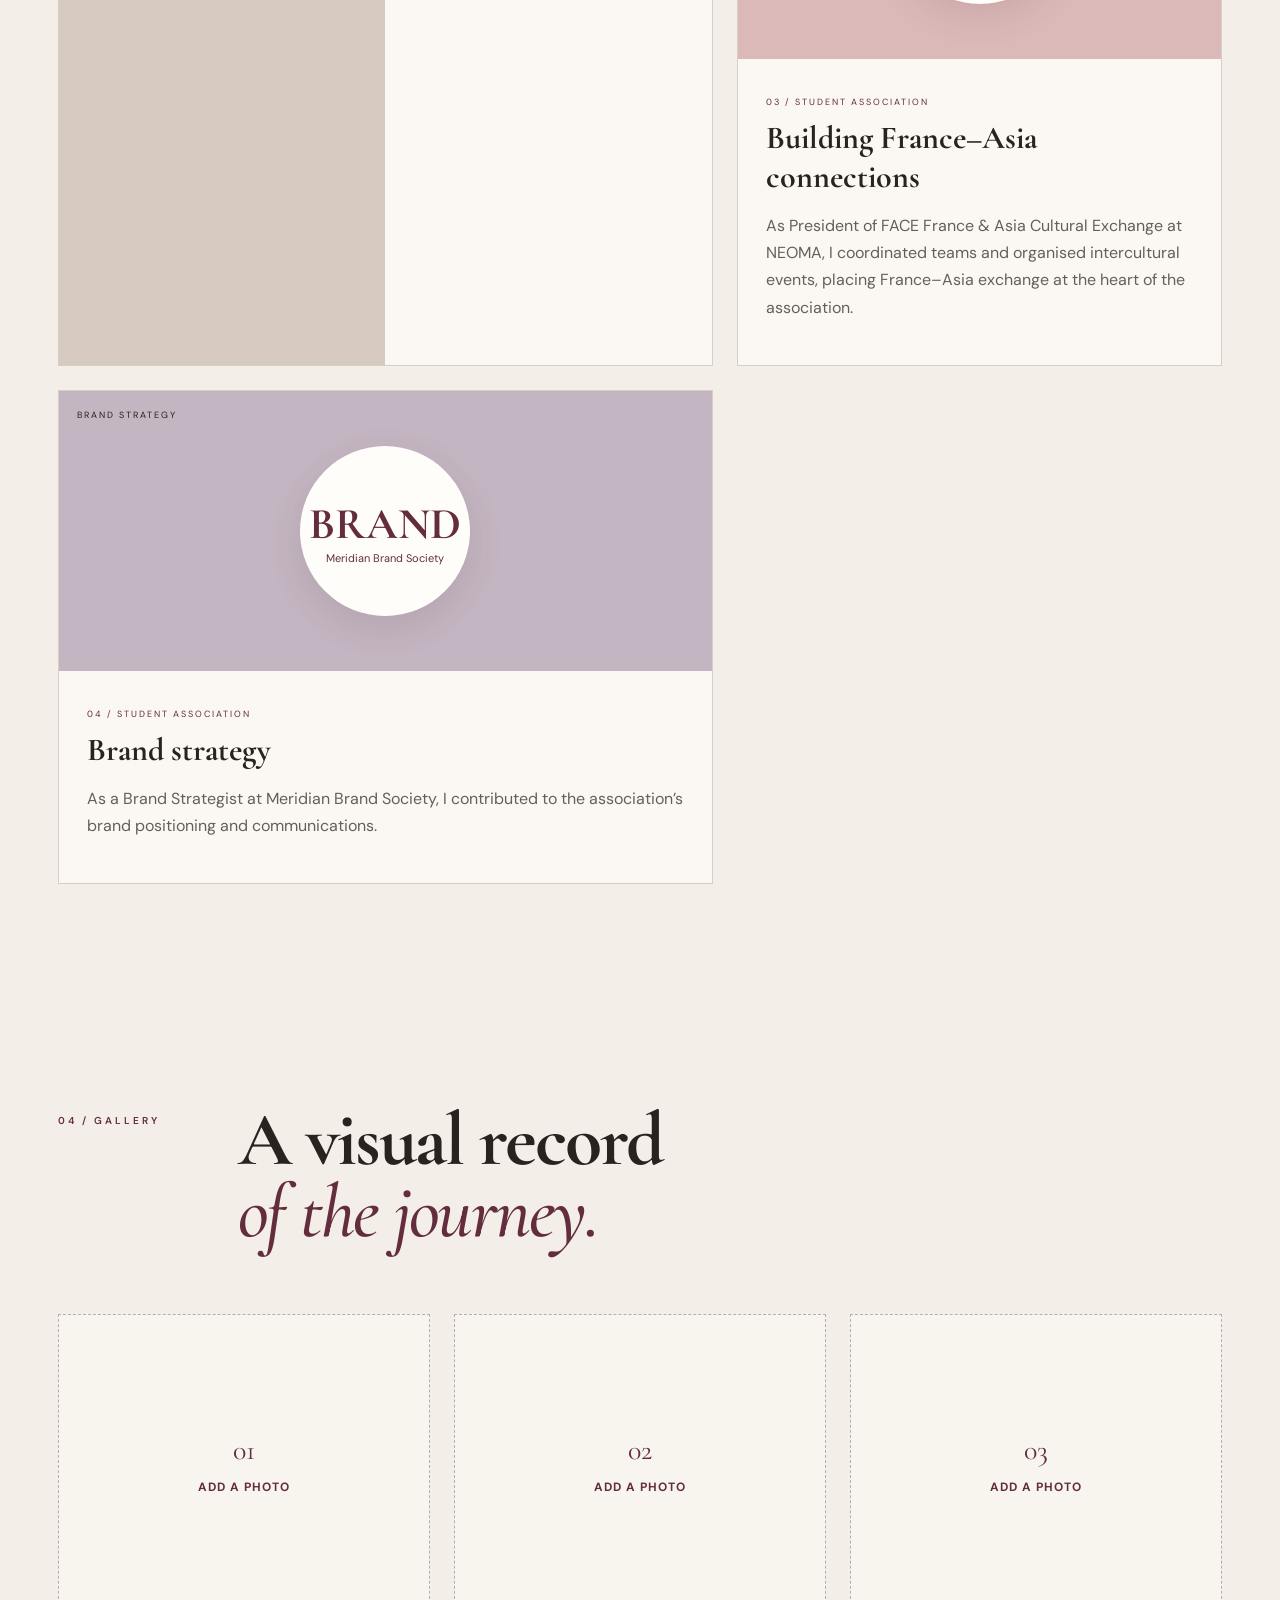
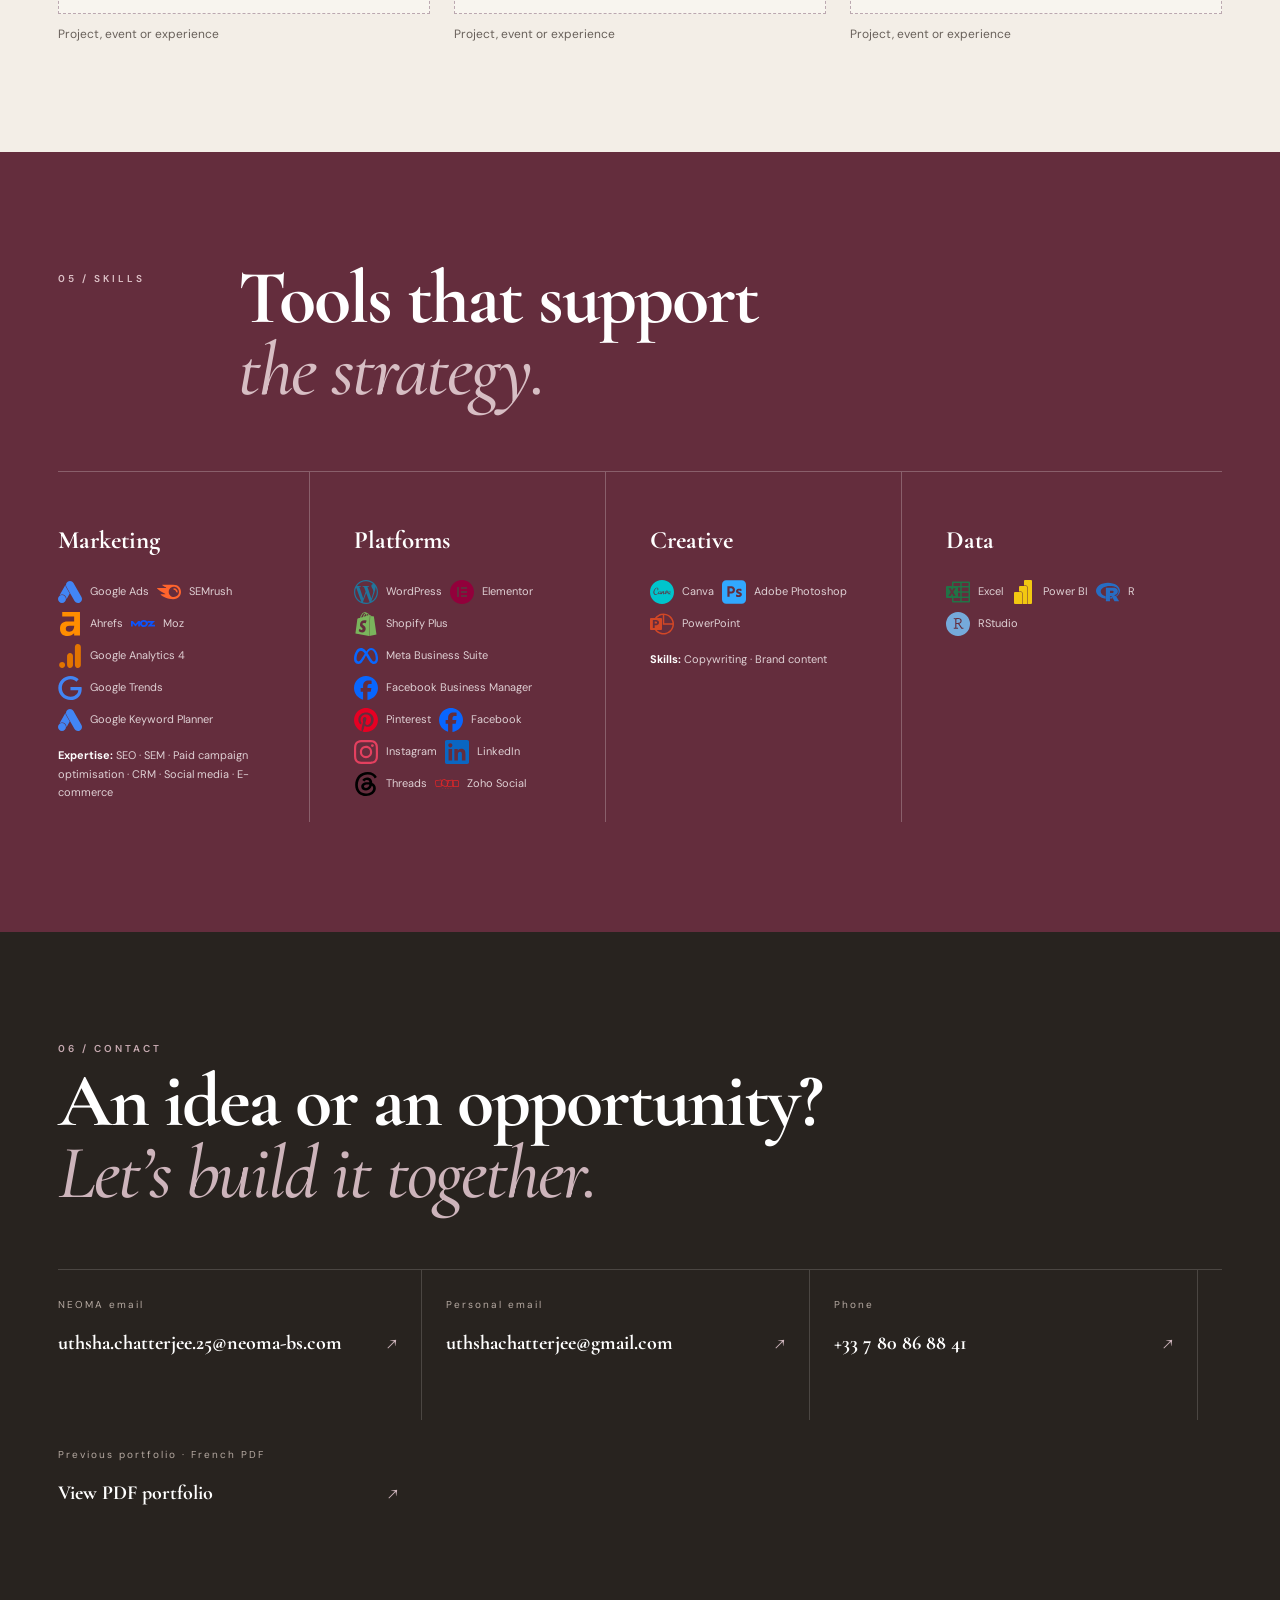
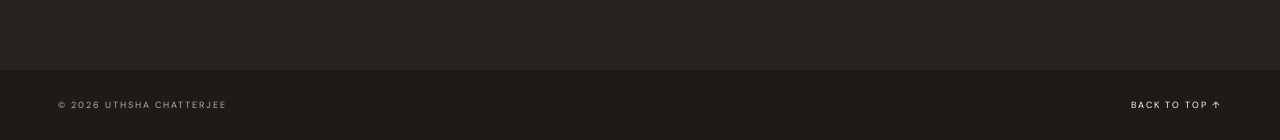
<file: en.html>
<!DOCTYPE html>
<html lang="en">
<head>
  <meta charset="UTF-8">
  <meta name="viewport" content="width=device-width, initial-scale=1.0">
  <meta name="theme-color" content="#f3eee7">
  <meta name="description" content="Uthsha Chatterjee's portfolio: digital marketing, SEO, brand strategy and communications.">
  <title>Uthsha Chatterjee — Marketing & Communications</title>
  <link rel="preconnect" href="https://fonts.googleapis.com">
  <link rel="preconnect" href="https://fonts.gstatic.com" crossorigin>
  <link href="https://fonts.googleapis.com/css2?family=Cormorant+Garamond:ital,wght@0,500;0,600;1,500&family=DM+Sans:wght@400;500;600&family=Grape+Nuts&display=swap" rel="stylesheet">
  <link rel="stylesheet" href="styles.css">
</head>
<body>
  <a class="skip-link" href="#main">Skip to content</a>

  <div class="masthead" aria-label="Portfolio masthead">
    <div>PORTFOLIO <b>01</b></div>
    <div class="masthead-name">UTHSHA CHATTERJEE</div>
    <div>PARIS · 2027</div>
  </div>

  <header class="header">
    <button class="menu-button" type="button" aria-label="Open navigation menu" aria-expanded="false" aria-controls="navigation">
      <span></span><span></span><span></span>
    </button>
    <nav id="navigation" aria-label="Main navigation">
      <a class="active" href="#main">Home</a>
      <a href="#about">About</a>
      <a href="#experience">Experience</a>
      <a href="#projects">Projects</a>
      <a href="#gallery">Gallery</a>
      <a href="#skills">Skills</a>
      <a href="#contact">Contact</a>
      <a class="language-switch" href="index.html" lang="fr">Français</a>
    </nav>
  </header>

  <main id="main">
    <section class="hero" aria-labelledby="hero-title">
      <div class="portrait">
        <img class="portrait-image" src="assets/profile.png" alt="Portrait of Uthsha Chatterjee">
        <div class="portrait-caption">
          <span>CURIOUS BY NATURE</span>
          <strong>creative by choice</strong>
        </div>
      </div>

      <div class="hero-copy">
        <p class="eyebrow">STRATEGY · SEO · BRAND · DIGITAL</p>
        <h1 id="hero-title">Uthsha <em>Chatterjee</em><span>.</span></h1>
        <div class="rule"></div>
        <p class="intro">I turn brand ideas into useful, visible and memorable digital strategies.</p>
        <div class="hero-actions">
          <a class="button" href="#experience">Explore my experience <span>→</span></a>
          <a class="text-link" href="assets/Uthsha_Chatterjee_CV.pdf" target="_blank" rel="noreferrer">Download my CV</a>
        </div>
      </div>
    </section>

    <section class="ticker" aria-label="Areas of expertise">
      <div>SEO</div><span>✦</span><div>GOOGLE ADS</div><span>✦</span><div>BRAND CONTENT</div><span>✦</span><div>E-COMMERCE</div>
    </section>

    <section class="section about" id="about">
      <div class="section-heading">
        <p>01 / ABOUT</p>
        <h2>A holistic approach,<br><em>from insight to impact.</em></h2>
      </div>
      <div class="about-grid">
        <div class="about-main reveal">
          <p class="lead">A Master in Management student at NEOMA Business School, I am passionate about brands that tell meaningful stories while delivering results.</p>
          <p>My experience spans digital acquisition, search engine optimisation, content creation, social media management and e-commerce. I enjoy connecting data analysis with creative thinking to build coherent brand experiences.</p>
          <p><strong>Education</strong><br>Master in Management, NEOMA Business School (2025–present)<br>Bachelor's degree in English Literature, University of Calcutta (2020–2023)</p>
          <p><strong>Languages</strong><br>English C1 · French B2 · Spanish A1</p>
        </div>
        <aside class="about-card reveal">
          <p class="card-kicker">CURRENTLY LOOKING FOR</p>
          <strong>12-month apprenticeship</strong>
          <p>For the second year of my Master in Management</p>
          <div class="meta"><span>FROM JUNE 2027</span><span>PARIS</span></div>
        </aside>
      </div>

      <div class="stats" aria-label="Key results">
        <div class="stat reveal"><strong>€30k+</strong><span>monthly revenue<br>through Google Ads</span></div>
        <div class="stat reveal"><strong>50+</strong><span>WordPress pages<br>optimised</span></div>
        <div class="stat reveal"><strong>100k+</strong><span>monthly views<br>on Pinterest</span></div>
        <div class="stat reveal"><strong>+30%</strong><span>organic traffic<br>growth</span></div>
      </div>
    </section>

    <section class="section experiences" id="experience">
      <div class="section-heading">
        <p>02 / EXPERIENCE</p>
        <h2>From strategy<br><em>to execution.</em></h2>
      </div>

      <div class="timeline">
        <article class="experience reveal">
          <div class="experience-index">01</div>
          <div class="experience-date">May 2026 — Present</div>
          <div class="experience-content">
            <h3>Le Studio des Parfums</h3>
            <p class="role">SEO, Brand Content & Web Performance Intern · Paris</p>
            <ul class="experience-bullets">
              <li>Managed 4 Google Ads campaigns generating over €30k in monthly revenue.</li>
              <li>Created SEO content and optimised more than 50 website pages.</li>
              <li>Achieved Google’s top position for “create your own perfume” and “custom perfume”.</li>
              <li>Developed 6 SEO topic clusters and a French/English editorial calendar; represented the brand at VivaTech 2026.</li>
            </ul>
            <ul class="tags"><li>Google Ads</li><li>WordPress</li><li>Elementor</li><li>SEMrush</li><li>GA4</li></ul>
          </div>
        </article>
        <article class="experience reveal">
          <div class="experience-index">02</div>
          <div class="experience-date">Feb 2024 — Jul 2025</div>
          <div class="experience-content">
            <h3>Else Digital Private Limited</h3>
            <p class="role">SEO Writer & Digital Marketing · Bhopal, India</p>
            <ul class="experience-bullets">
              <li>Wrote SEO content and managed Pinterest and Facebook communities.</li>
              <li>Grew a Facebook page to 5,000 followers and 70,000 monthly views in two months.</li>
              <li>Built Pinterest visibility to more than 100,000 monthly views.</li>
            </ul>
            <ul class="tags"><li>SEO</li><li>Pinterest</li><li>Facebook</li><li>KPI analysis</li></ul>
          </div>
        </article>
        <article class="experience reveal">
          <div class="experience-index">03</div>
          <div class="experience-date">Jul 2023 — Jan 2024</div>
          <div class="experience-content">
            <h3>New Leaf Retail Technologies</h3>
            <p class="role">Content & E-Commerce Marketing Executive · Kolkata, India</p>
            <ul class="experience-bullets">
              <li>Created SEO content and product descriptions, supported by keyword research.</li>
              <li>Produced content for Instagram, LinkedIn and Threads.</li>
              <li>Worked with product, merchandising and design teams on Shopify product pages.</li>
            </ul>
            <ul class="tags"><li>Shopify</li><li>Google Keyword Planner</li><li>SEO</li><li>Social media</li></ul>
          </div>
        </article>
        <article class="experience reveal">
          <div class="experience-index">04</div>
          <div class="experience-date">Oct 2022 — Jul 2023</div>
          <div class="experience-content">
            <h3>NeoDove Technologies</h3>
            <p class="role">B2B SaaS Digital Marketing Intern · Bangalore, India</p>
            <ul class="experience-bullets">
              <li>Produced around 16 SEO content pieces per month.</li>
              <li>Ran Google Ads and Meta campaigns that contributed to a 50% increase in leads.</li>
              <li>Managed social media and contributed to CRM initiatives and UX optimisation.</li>
            </ul>
            <ul class="tags"><li>B2B SaaS</li><li>Google Ads</li><li>Meta Business</li><li>WordPress</li><li>Zoho Social</li></ul>
          </div>
        </article>
      </div>
    </section>

    <section class="section projects" id="projects">
      <div class="section-heading projects-heading">
        <p>03 / PROJECTS</p>
        <h2>Ideas that<br><em>make an impact.</em></h2>
      </div>
      <div class="project-grid">
        <article class="project-card project-featured reveal">
          <div class="project-visual">
            <span>SEARCH VISIBILITY</span>
            <div class="rank-card"><b>#1</b><small>Google position</small></div>
          </div>
          <div class="project-copy">
            <p>01 / SEO & ACQUISITION</p>
            <h3>Growing online visibility</h3>
            <p>Four Google Ads campaigns generating more than €30k in monthly revenue, alongside 50+ optimised pages and two first-place Google rankings.</p>
            <ul class="tags"><li>Google Ads</li><li>SEMrush</li><li>WordPress</li></ul>
          </div>
        </article>

        <article class="project-card reveal">
          <div class="project-visual lavender"><span>SOCIAL MEDIA</span><div class="bubble-stat"><b>100k+</b><small>monthly views</small></div></div>
          <div class="project-copy">
            <p>02 / SOCIAL CONTENT</p>
            <h3>Building a community</h3>
            <p>More than 100,000 monthly Pinterest views and a Facebook page grown to 5,000 followers and 70,000 monthly views in two months.</p>
          </div>
        </article>

        <article class="project-card reveal">
          <div class="project-visual rose"><span>CULTURAL EXCHANGE</span><div class="bubble-stat"><b class="wide-label">FRANCE–ASIA</b><small>intercultural dialogue</small></div></div>
          <div class="project-copy">
            <p>03 / STUDENT ASSOCIATION</p>
            <h3>Building France–Asia connections</h3>
            <p>As President of FACE France & Asia Cultural Exchange at NEOMA, I coordinated teams and organised intercultural events, placing France–Asia exchange at the heart of the association.</p>
          </div>
        </article>

        <article class="project-card reveal">
          <div class="project-visual lavender"><span>BRAND STRATEGY</span><div class="bubble-stat"><b>BRAND</b><small>Meridian Brand Society</small></div></div>
          <div class="project-copy">
            <p>04 / STUDENT ASSOCIATION</p>
            <h3>Brand strategy</h3>
            <p>As a Brand Strategist at Meridian Brand Society, I contributed to the association’s brand positioning and communications.</p>
          </div>
        </article>
      </div>
    </section>

    <section class="section gallery" id="gallery">
      <div class="section-heading">
        <p>04 / GALLERY</p>
        <h2>A visual record<br><em>of the journey.</em></h2>
      </div>
      <div class="gallery-grid">
        <figure class="gallery-card reveal"><div class="gallery-placeholder"><span>01</span><strong>Add a photo</strong></div><figcaption>Project, event or experience</figcaption></figure>
        <figure class="gallery-card reveal"><div class="gallery-placeholder"><span>02</span><strong>Add a photo</strong></div><figcaption>Project, event or experience</figcaption></figure>
        <figure class="gallery-card reveal"><div class="gallery-placeholder"><span>03</span><strong>Add a photo</strong></div><figcaption>Project, event or experience</figcaption></figure>
      </div>
    </section>

    <section class="section skills" id="skills">
      <div class="section-heading">
        <p>05 / SKILLS</p>
        <h2>Tools that support<br><em>the strategy.</em></h2>
      </div>
      <div class="skills-grid reveal">
        <div><h3>Marketing</h3><ul class="tool-list">
          <li><img class="tool-logo" src="assets/tool-logos/googleads.svg" alt="" aria-hidden="true">Google Ads</li>
          <li><img class="tool-logo" src="assets/tool-logos/semrush.svg" alt="" aria-hidden="true">SEMrush</li>
          <li><img class="tool-logo" src="assets/tool-logos/ahrefs.svg" alt="" aria-hidden="true">Ahrefs</li>
          <li><img class="tool-logo" src="assets/tool-logos/moz.svg" alt="" aria-hidden="true">Moz</li>
          <li><img class="tool-logo" src="assets/tool-logos/googleanalytics.svg" alt="" aria-hidden="true">Google Analytics 4</li>
          <li><img class="tool-logo" src="assets/tool-logos/google.svg" alt="" aria-hidden="true">Google Trends</li>
          <li><img class="tool-logo" src="assets/tool-logos/googleads.svg" alt="" aria-hidden="true">Google Keyword Planner</li>
        </ul><p class="skill-note"><strong>Expertise:</strong> SEO · SEM · Paid campaign optimisation · CRM · Social media · E-commerce</p></div>
        <div><h3>Platforms</h3><ul class="tool-list">
          <li><img class="tool-logo" src="assets/tool-logos/wordpress.svg" alt="" aria-hidden="true">WordPress</li>
          <li><img class="tool-logo" src="assets/tool-logos/elementor.svg" alt="" aria-hidden="true">Elementor</li>
          <li><img class="tool-logo" src="assets/tool-logos/shopify.svg" alt="" aria-hidden="true">Shopify Plus</li>
          <li><img class="tool-logo" src="assets/tool-logos/meta.svg" alt="" aria-hidden="true">Meta Business Suite</li>
          <li><img class="tool-logo" src="assets/tool-logos/facebook.svg" alt="" aria-hidden="true">Facebook Business Manager</li>
          <li><img class="tool-logo" src="assets/tool-logos/pinterest.svg" alt="" aria-hidden="true">Pinterest</li>
          <li><img class="tool-logo" src="assets/tool-logos/facebook.svg" alt="" aria-hidden="true">Facebook</li>
          <li><img class="tool-logo" src="assets/tool-logos/instagram.svg" alt="" aria-hidden="true">Instagram</li>
          <li><img class="tool-logo" src="assets/tool-logos/linkedin.svg" alt="" aria-hidden="true">LinkedIn</li>
          <li><img class="tool-logo" src="assets/tool-logos/threads.svg" alt="" aria-hidden="true">Threads</li>
          <li><img class="tool-logo" src="assets/tool-logos/zoho.svg" alt="" aria-hidden="true">Zoho Social</li>
        </ul></div>
        <div><h3>Creative</h3><ul class="tool-list">
          <li><img class="tool-logo" src="assets/tool-logos/canva.svg" alt="" aria-hidden="true">Canva</li>
          <li><img class="tool-logo" src="assets/tool-logos/adobephotoshop.svg" alt="" aria-hidden="true">Adobe Photoshop</li>
          <li><img class="tool-logo" src="assets/tool-logos/microsoftpowerpoint.svg" alt="" aria-hidden="true">PowerPoint</li>
        </ul><p class="skill-note"><strong>Skills:</strong> Copywriting · Brand content</p></div>
        <div><h3>Data</h3><ul class="tool-list">
          <li><img class="tool-logo" src="assets/tool-logos/microsoftexcel.svg" alt="" aria-hidden="true">Excel</li>
          <li><img class="tool-logo" src="assets/tool-logos/powerbi.svg" alt="" aria-hidden="true">Power BI</li>
          <li><img class="tool-logo" src="assets/tool-logos/r.svg" alt="" aria-hidden="true">R</li>
          <li><img class="tool-logo" src="assets/tool-logos/rstudio.svg" alt="" aria-hidden="true">RStudio</li>
        </ul></div>
      </div>
    </section>

    <section class="contact" id="contact">
      <p>06 / CONTACT</p>
      <h2>An idea or an opportunity?<br><em>Let’s build it together.</em></h2>
      <div class="contact-links">
        <a href="mailto:uthsha.chatterjee.25@neoma-bs.com"><span>NEOMA email</span><strong>uthsha.chatterjee.25@neoma-bs.com <b>↗</b></strong></a>
        <a href="mailto:uthshachatterjee@gmail.com"><span>Personal email</span><strong>uthshachatterjee@gmail.com <b>↗</b></strong></a>
        <a href="tel:+33780868841"><span>Phone</span><strong>+33 7 80 86 88 41 <b>↗</b></strong></a>
        <a href="assets/Uthsha_Chatterjee_Portfolio.pdf" target="_blank" rel="noreferrer"><span>Previous portfolio · French PDF</span><strong>View PDF portfolio <b>↗</b></strong></a>
      </div>
    </section>
  </main>

  <footer>
    <span>© 2026 UTHSHA CHATTERJEE</span>
    <a href="#main">BACK TO TOP ↑</a>
  </footer>

  <script src="script.js"></script>
</body>
</html>
</file>
<file: styles.css>
:root {
  --cream: #f3eee7;
  --paper: #fbf8f3;
  --ink: #28231f;
  --wine: #642d3d;
  --mauve: #bba8b0;
  --line: #d8cec3;
  --white: #fffdf9;
}

* { box-sizing: border-box; }
html { scroll-behavior: smooth; }
body {
  margin: 0;
  background: var(--cream);
  color: var(--ink);
  font-family: "DM Sans", sans-serif;
}
a { color: inherit; }
.skip-link {
  position: fixed; left: 16px; top: -60px; z-index: 100;
  background: var(--ink); color: white; padding: 10px 14px;
}
.skip-link:focus { top: 16px; }

.masthead {
  height: 48px; display: grid; grid-template-columns: 1fr 2fr 1fr;
  align-items: center; border-bottom: 1px solid var(--line);
  padding: 0 4.5vw; font-size: 10px; letter-spacing: 1.8px;
}
.masthead b { margin-left: 8px; color: var(--wine); }
.masthead-name { text-align: center; font-family: "Cormorant Garamond", serif; font-size: 18px; letter-spacing: 3px; }
.masthead div:last-child { text-align: right; }

.header {
  height: 68px; display: flex; align-items: center; justify-content: flex-end;
  padding: 0 4.5vw; position: relative; z-index: 20;
}
.header nav { display: flex; gap: 34px; }
.header nav a {
  text-decoration: none; font-size: 13px; position: relative;
  padding: 12px 0;
}
.header nav a::after {
  content: ""; position: absolute; left: 0; right: 100%; bottom: 6px;
  height: 1px; background: var(--wine); transition: right .25s;
}
.header nav a:hover::after, .header nav a.active::after { right: 0; }
.header nav .language-switch { color: var(--wine); font-weight: 600; }
.menu-button { display: none; }

.hero {
  max-width: 1380px; min-height: 650px; margin: 0 auto;
  display: grid; grid-template-columns: minmax(340px, 470px) 1fr;
  gap: 5.5vw; align-items: center; padding: 20px 4.5vw 50px;
}
.portrait {
  height: 510px; position: relative; overflow: hidden;
  background: #d6cbd0; border: 1px solid #c6b7bd;
}
.portrait::after {
  content: ""; position: absolute; inset: 45% 0 0;
  background: linear-gradient(transparent, rgba(40,35,31,.52));
}
.portrait-image { width: 100%; height: 100%; display: block; object-fit: cover; object-position: center top; }
.portrait-caption {
  position: absolute; left: 24px; bottom: 20px; z-index: 3;
  color: white; display: flex; flex-direction: column;
}
.portrait-caption span { font-size: 9px; letter-spacing: 3px; }
.portrait-caption strong { font-family: "Grape Nuts", cursive; font-size: 24px; }

.hero-copy { max-width: 720px; }
.eyebrow, .section-heading > p, .contact > p {
  color: var(--wine); font-size: 10px; letter-spacing: 3px; font-weight: 600;
}
.hero h1 {
  margin: 12px 0 10px; font-family: "Cormorant Garamond", serif;
  font-size: clamp(76px, 9vw, 132px); line-height: .78; font-weight: 600;
  letter-spacing: -5px;
}
.hero h1 em { display: block; font-weight: 500; margin-left: 8%; }
.hero h1 span { color: var(--wine); }
.rule { width: 180px; height: 1px; background: var(--wine); margin: 32px 0 22px; }
.intro { max-width: 520px; font-size: 18px; line-height: 1.7; color: #57504a; }
.hero-actions { display: flex; align-items: center; gap: 28px; margin-top: 32px; }
.button {
  min-height: 50px; display: inline-flex; align-items: center; gap: 24px;
  padding: 0 20px; border: 1px solid var(--ink); text-decoration: none;
  font-size: 13px; transition: .25s;
}
.button:hover { background: var(--ink); color: white; }
.text-link { font-size: 13px; text-decoration-thickness: 1px; text-underline-offset: 5px; }

.ticker {
  min-height: 76px; display: flex; align-items: center; justify-content: space-around;
  background: var(--wine); color: white; font-family: "Cormorant Garamond", serif;
  font-size: 20px; letter-spacing: 2px;
}
.ticker span { color: #d9b8c1; }

.section { max-width: 1380px; margin: 0 auto; padding: 110px 4.5vw; }
.section-heading { display: grid; grid-template-columns: 180px 1fr; align-items: start; }
.section-heading h2, .contact h2 {
  margin: 0; font-family: "Cormorant Garamond", serif;
  font-size: clamp(46px, 6vw, 76px); line-height: .95; letter-spacing: -2px;
}
.section-heading h2 em, .contact h2 em { color: var(--wine); font-weight: 500; }
.about-grid { display: grid; grid-template-columns: 1fr 390px; gap: 8vw; margin-top: 70px; }
.about-main { max-width: 680px; }
.about-main p { line-height: 1.8; color: #625a53; }
.about-main .lead { font-family: "Cormorant Garamond", serif; color: var(--ink); font-size: 28px; line-height: 1.35; }
.about-card {
  background: var(--wine); color: white; padding: 34px; min-height: 280px;
  display: flex; flex-direction: column; justify-content: center;
}
.about-card .card-kicker { font-size: 9px; letter-spacing: 2px; color: #dfbdc6; }
.about-card strong { font-family: "Cormorant Garamond", serif; font-size: 38px; margin: 12px 0; }
.about-card p { line-height: 1.6; }
.meta { display: flex; justify-content: space-between; border-top: 1px solid rgba(255,255,255,.25); padding-top: 18px; font-size: 9px; letter-spacing: 2px; }
.stats { display: grid; grid-template-columns: repeat(4, 1fr); margin-top: 80px; border-top: 1px solid var(--line); border-bottom: 1px solid var(--line); }
.stat { min-height: 170px; padding: 30px 24px; display: flex; flex-direction: column; justify-content: center; border-right: 1px solid var(--line); }
.stat:last-child { border-right: 0; }
.stat strong { font-family: "Cormorant Garamond", serif; color: var(--wine); font-size: 54px; line-height: 1; }
.stat span { margin-top: 12px; font-size: 12px; line-height: 1.5; color: #68605a; }

.experiences { max-width: none; background: var(--paper); }
.experiences > * { max-width: 1258px; margin-left: auto; margin-right: auto; }
.timeline { margin-top: 65px; }
.experience {
  display: grid; grid-template-columns: 60px 160px 1fr; gap: 24px;
  border-top: 1px solid var(--line); padding: 34px 0;
}
.experience:last-child { border-bottom: 1px solid var(--line); }
.experience-index { font-family: "Cormorant Garamond", serif; color: var(--wine); font-size: 18px; }
.experience-date { font-size: 11px; color: #776e66; letter-spacing: 1px; }
.experience-content h3 { margin: 0 0 4px; font-family: "Cormorant Garamond", serif; font-size: 32px; }
.experience-content .role { color: var(--wine); font-size: 12px; text-transform: uppercase; letter-spacing: 1px; }
.experience-content > p:last-of-type { max-width: 680px; line-height: 1.7; color: #665f58; }
.experience-bullets { max-width: 720px; padding-left: 20px; color: #665f58; line-height: 1.75; }
.experience-bullets li { padding-left: 4px; margin: 5px 0; }
.tags { list-style: none; padding: 0; display: flex; flex-wrap: wrap; gap: 8px; }
.tags li { border: 1px solid var(--line); border-radius: 20px; padding: 7px 10px; font-size: 10px; }

.project-grid { display: grid; grid-template-columns: 1.35fr 1fr; gap: 24px; margin-top: 65px; }
.project-featured { grid-row: span 2; }
.project-card { background: var(--paper); border: 1px solid var(--line); }
.project-featured { display: grid; grid-template-columns: 1fr 1fr; }
.project-visual {
  min-height: 280px; position: relative; display: grid; place-items: center;
  background: #d7cbc1; overflow: hidden;
}
.project-featured .project-visual { min-height: 560px; }
.project-visual > span { position: absolute; top: 18px; left: 18px; font-size: 9px; letter-spacing: 2px; }
.rank-card {
  width: 180px; height: 220px; background: var(--wine); color: white;
  display: flex; flex-direction: column; align-items: center; justify-content: center;
  transform: rotate(-4deg); box-shadow: 18px 18px 0 rgba(100,45,61,.12);
}
.rank-card b { font-family: "Cormorant Garamond", serif; font-size: 100px; line-height: 1; }
.rank-card small { font-size: 11px; }
.lavender { background: #c3b5c1; }
.rose { background: #dcb9b9; }
.bubble-stat {
  width: 170px; height: 170px; border-radius: 50%; background: var(--white);
  display: flex; flex-direction: column; align-items: center; justify-content: center;
  color: var(--wine); box-shadow: 0 12px 35px rgba(80,50,60,.12);
}
.bubble-stat b { font-family: "Cormorant Garamond", serif; font-size: 44px; }
.bubble-stat .wide-label { font-size: clamp(20px, 2.4vw, 32px); }
.bubble-stat small { font-size: 11px; }
.project-copy { padding: 28px; }
.project-copy > p:first-child { color: var(--wine); font-size: 9px; letter-spacing: 2px; }
.project-copy h3 { font-family: "Cormorant Garamond", serif; font-size: 32px; margin: 10px 0; }
.project-copy > p:last-of-type { color: #665f58; line-height: 1.7; }

.gallery-grid { display: grid; grid-template-columns: repeat(3, 1fr); gap: 24px; margin-top: 65px; }
.gallery-card { margin: 0; }
.gallery-placeholder {
  min-height: 300px; display: flex; flex-direction: column; align-items: center;
  justify-content: center; gap: 12px; border: 1px dashed #bba8b0;
  background: rgba(255,253,249,.42); color: var(--wine);
}
.gallery-placeholder span { font-family: "Cormorant Garamond", serif; font-size: 28px; }
.gallery-placeholder strong { font-size: 12px; letter-spacing: 1px; text-transform: uppercase; }
.gallery-card figcaption { padding-top: 12px; color: #68605a; font-size: 12px; }

.skills { max-width: none; background: var(--wine); color: white; }
.skills > * { max-width: 1258px; margin-left: auto; margin-right: auto; }
.skills .section-heading > p { color: #dec2c8; }
.skills .section-heading h2 em { color: #d7bec4; }
.skills-grid { display: grid; grid-template-columns: repeat(4, 1fr); gap: 20px; margin-top: 65px; border-top: 1px solid rgba(255,255,255,.24); }
.skills-grid div { padding: 28px 24px 20px 0; border-right: 1px solid rgba(255,255,255,.24); margin-right: 24px; }
.skills-grid div:last-child { border-right: 0; }
.skills-grid h3 { font-family: "Cormorant Garamond", serif; font-size: 25px; }
.tool-list { list-style: none; padding: 0; margin: 0; display: flex; flex-wrap: wrap; gap: 8px; }
.tool-list li { display: inline-flex; align-items: center; gap: 8px; color: #dfd0d4; font-size: 11px; line-height: 1.4; }
.tool-logo { width: 24px; height: 24px; flex: 0 0 24px; object-fit: contain; }
.skill-note { margin: 14px 16px 0 0; color: #dfd0d4; font-size: 11px; line-height: 1.7; }
.skill-note strong { color: white; }

.contact { max-width: none; background: var(--ink); color: white; padding: 100px max(4.5vw, calc((100vw - 1258px)/2)); }
.contact > p { color: #c7aab1; }
.contact h2 em { color: #cdb4bb; }
.contact-links { display: grid; grid-template-columns: repeat(3, 1fr); margin-top: 60px; border-top: 1px solid #4b4642; }
.contact-links a { min-height: 150px; padding: 28px 24px 20px 0; border-right: 1px solid #4b4642; margin-right: 24px; text-decoration: none; }
.contact-links a:last-child { border-right: 0; }
.contact-links span { display: block; font-size: 10px; letter-spacing: 2px; color: #b6aaa2; margin-bottom: 20px; }
.contact-links strong { font-family: "Cormorant Garamond", serif; font-size: 20px; }
.contact-links b { float: right; color: #cdb4bb; }

footer { height: 70px; background: #1d1a18; color: #b9b0a8; display: flex; align-items: center; justify-content: space-between; padding: 0 4.5vw; font-size: 9px; letter-spacing: 2px; }
footer a { color: white; text-decoration: none; }

.reveal { opacity: 0; transform: translateY(24px); transition: opacity .7s, transform .7s; }
.reveal.visible { opacity: 1; transform: none; }

@media (max-width: 980px) {
  .masthead { grid-template-columns: 1fr 1fr; }
  .masthead-name { display: none; }
  .header { height: 58px; }
  .menu-button {
    display: flex; width: 44px; height: 44px; border: 1px solid var(--line);
    background: transparent; align-items: center; justify-content: center; flex-direction: column; gap: 5px;
  }
  .menu-button span { width: 18px; height: 1px; background: var(--ink); }
  .header nav {
    display: none; position: absolute; top: 58px; left: 4.5vw; right: 4.5vw;
    background: var(--paper); border: 1px solid var(--line); padding: 12px;
  }
  .header nav.open { display: grid; }
  .hero { grid-template-columns: 1fr; padding-top: 10px; }
  .portrait { max-width: 520px; width: 100%; height: 430px; }
  .hero-copy { padding: 20px 0 40px; }
  .hero h1 { font-size: clamp(68px, 15vw, 100px); }
  .section-heading { grid-template-columns: 1fr; gap: 24px; }
  .about-grid { grid-template-columns: 1fr; }
  .about-card { max-width: 520px; }
  .stats { grid-template-columns: repeat(2, 1fr); }
  .stat:nth-child(2) { border-right: 0; }
  .stat:nth-child(-n+2) { border-bottom: 1px solid var(--line); }
  .project-grid { grid-template-columns: 1fr; }
  .gallery-grid { grid-template-columns: repeat(2, 1fr); }
  .project-featured { grid-row: auto; }
  .skills-grid { grid-template-columns: repeat(2, 1fr); }
  .skills-grid div { border-right: 0; margin-right: 0; }
  .contact-links { grid-template-columns: 1fr; }
  .contact-links a { border-right: 0; border-bottom: 1px solid #4b4642; margin-right: 0; }
}

@media (max-width: 620px) {
  .masthead { height: 42px; font-size: 8px; }
  .ticker { overflow: hidden; justify-content: flex-start; gap: 20px; padding: 0 18px; font-size: 14px; white-space: nowrap; }
  .ticker div, .ticker span { flex: 0 0 auto; }
  .hero { padding-left: 16px; padding-right: 16px; }
  .portrait { height: 360px; }
  .hero h1 { font-size: 62px; letter-spacing: -3px; }
  .hero h1 em { margin-left: 0; }
  .rule { margin-top: 24px; }
  .hero-actions { align-items: flex-start; flex-direction: column; }
  .section { padding: 78px 16px; }
  .section-heading h2, .contact h2 { font-size: 46px; }
  .about-grid { margin-top: 44px; }
  .about-main .lead { font-size: 24px; }
  .stats { grid-template-columns: 1fr 1fr; }
  .stat { min-height: 145px; padding: 20px 14px; }
  .stat strong { font-size: 40px; }
  .experience { grid-template-columns: 40px 1fr; }
  .experience-date { grid-column: 2; grid-row: 1; }
  .experience-content { grid-column: 2; }
  .project-featured { grid-template-columns: 1fr; }
  .project-featured .project-visual { min-height: 380px; }
  .gallery-grid { grid-template-columns: 1fr; }
  .gallery-placeholder { min-height: 260px; }
  .skills-grid { grid-template-columns: 1fr; }
  .skills-grid div { border-right: 0; border-bottom: 1px solid rgba(255,255,255,.24); }
  .contact { padding: 78px 16px; }
  .contact-links strong { font-size: 17px; }
  footer { padding: 0 16px; }
}
</file>
